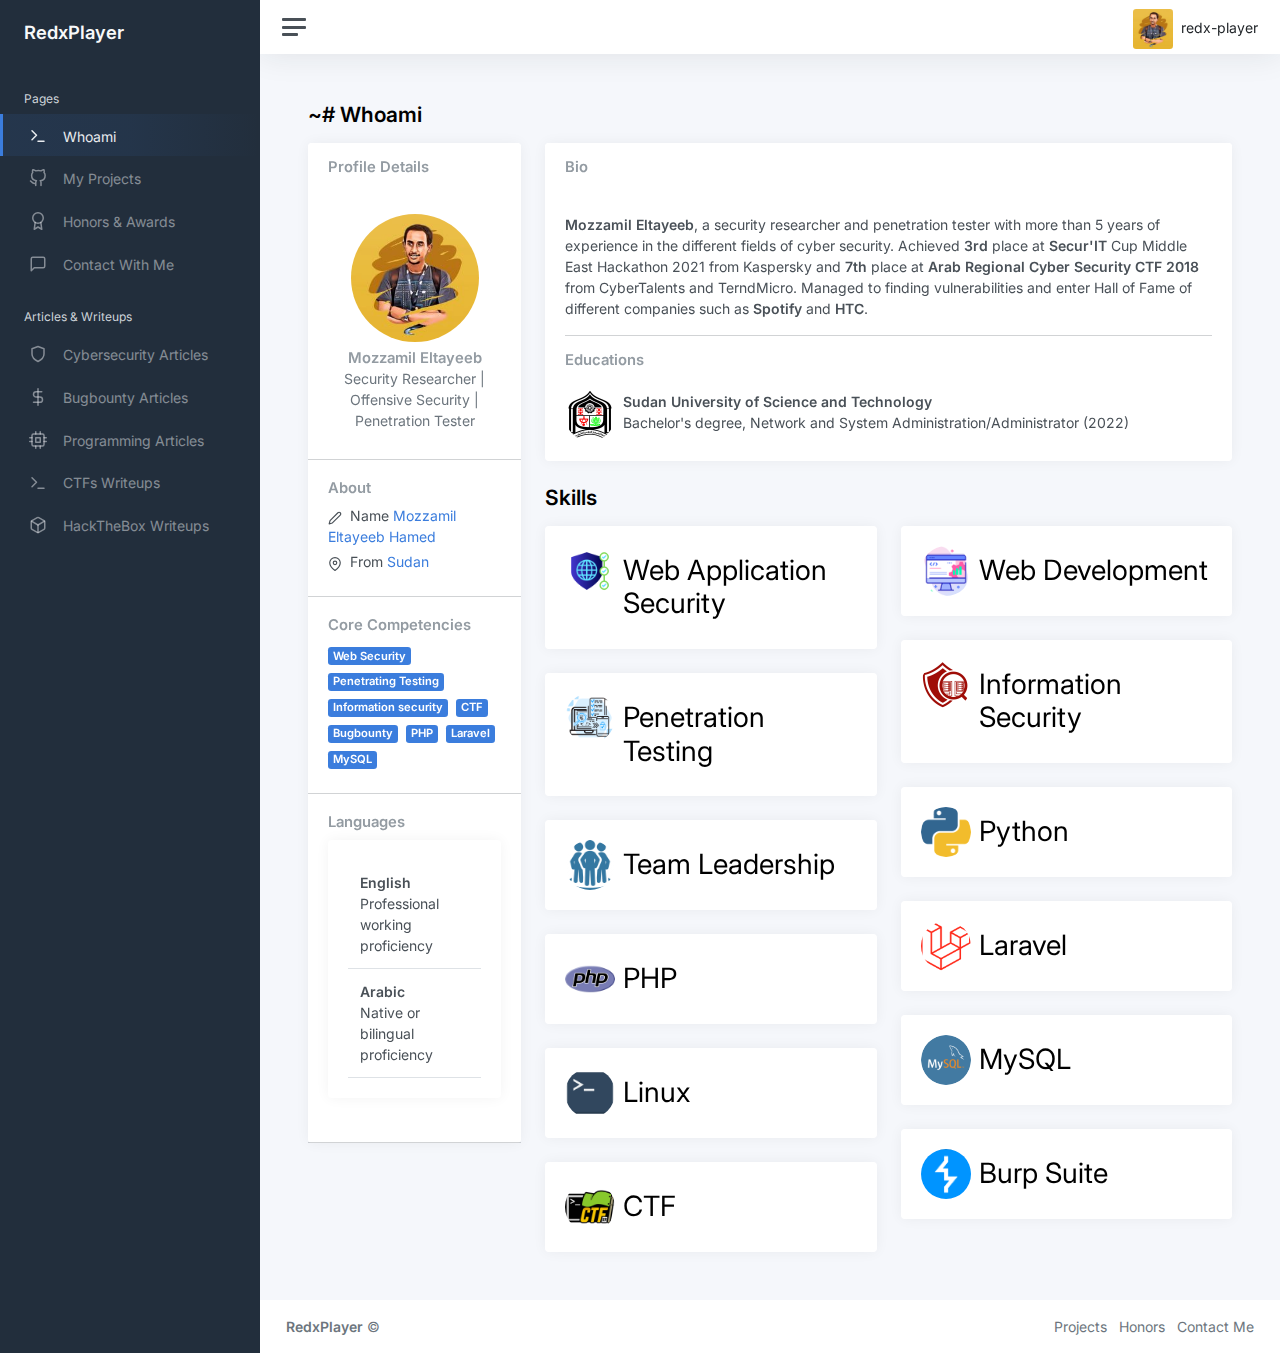
<file: index.html>
<!DOCTYPE html>
<html lang="en">

<head>
	<meta charset="utf-8">
	<meta http-equiv="X-UA-Compatible" content="IE=edge">
	<meta name="viewport" content="width=device-width, initial-scale=1, shrink-to-fit=no">
	<meta name="description" content="redx-player profile website">
	<meta name="author" content="AdminKit">
	<meta name="keywords"
		content="redx, bootstrap, bootstrap 5, redxplayer, dashboard, template, responsive, css, sass, html, theme, front-end, redx-player, web">

	<link rel="preconnect" href="https://fonts.gstatic.com">

	<link rel="canonical" href="RedxPlayer Website" />
	<!-- Global site tag (gtag.js) - Google Analytics -->
	<script async src="https://www.googletagmanager.com/gtag/js?id=G-32JQV6GCSP"></script>
	<script>
	  window.dataLayer = window.dataLayer || [];
	  function gtag(){dataLayer.push(arguments);}
	  gtag('js', new Date());

	  gtag('config', 'G-32JQV6GCSP');
	</script>

	<title>RedxPlayer</title>

	<link href="css/app.css" rel="stylesheet">
	<link href="https://fonts.googleapis.com/css2?family=Inter:wght@300;400;600&display=swap" rel="stylesheet">
</head>

<body>
	<div class="wrapper">
		<nav id="sidebar" class="sidebar js-sidebar">
			<div class="sidebar-content js-simplebar">
				<a class="sidebar-brand" href="index.html">
					<span class="align-middle">RedxPlayer</span>
				</a>

				<ul class="sidebar-nav">
					<li class="sidebar-header">
						Pages
					</li>

					<li class="sidebar-item active">
						<a class="sidebar-link" href="index.html">
							<i class="align-middle" data-feather="terminal"></i> <span
								class="align-middle">Whoami</span>
						</a>
					</li>

					<li class="sidebar-item">
						<a class="sidebar-link" href="projects.html">
							<i class="align-middle" data-feather="github"></i> <span class="align-middle">My
								Projects</span>
						</a>
					</li>

					<li class="sidebar-item">
						<a class="sidebar-link" href="honors.html">
							<i class="align-middle" data-feather="award"></i> <span class="align-middle">Honors &
								Awards</span>
						</a>
					</li>

					<li class="sidebar-item">
						<a class="sidebar-link" href="contact_with_me.html">
							<i class="align-middle" data-feather="message-square"></i> <span
								class="align-middle">Contact With Me</span>
						</a>
					</li>

					<li class="sidebar-header">
						Articles & Writeups
					</li>

					<li class="sidebar-item">
						<a class="sidebar-link" href="cybersecurity_articals.html">
							<i class="align-middle" data-feather="shield"></i> <span class="align-middle">Cybersecurity
								Articles</span>
						</a>
					</li>

					<li class="sidebar-item">
						<a class="sidebar-link" href="bugbounty_articals.html">
							<i class="align-middle" data-feather="dollar-sign"></i> <span class="align-middle">Bugbounty
								Articles</span>
						</a>
					</li>

					<li class="sidebar-item">
						<a class="sidebar-link" href="programming_articals.html">
							<i class="align-middle" data-feather="cpu"></i> <span class="align-middle">Programming
								Articles</span>
						</a>
					</li>

					<li class="sidebar-item">
						<a class="sidebar-link" href="ctfs_writeups.html">
							<i class="align-middle" data-feather="terminal"></i> <span class="align-middle">CTFs
								Writeups</span>
						</a>
					</li>

					<li class="sidebar-item">
						<a class="sidebar-link" href="hackthebox_writeups.html">
							<i class="align-middle" data-feather="box"></i> <span class="align-middle">HackTheBox
								Writeups</span>
						</a>
					</li>

				</ul>
			</div>
		</nav>

		<div class="main">
			<nav class="navbar navbar-expand navbar-light navbar-bg">
				<a class="sidebar-toggle js-sidebar-toggle">
					<i class="hamburger align-self-center"></i>
				</a>

				<div class="navbar-collapse collapse">
					<ul class="navbar-nav navbar-align">
						<li class="nav-item dropdown">
							<a class="nav-icon dropdown-toggle d-inline-block d-sm-none" href="#"
								data-bs-toggle="dropdown">
								<i class="align-middle" data-feather="settings"></i>
							</a>

							<img src="img/avatars/avatar.jpg" class="avatar img-fluid rounded me-1"
								alt="Charles Hall" /> <span class="text-dark">redx-player</span>
						</li>
					</ul>
				</div>
			</nav>

			<main class="content">
				<div class="container-fluid p-0">

					<h1 class="h3 mb-3"><strong>~# Whoami</strong></h1>

					<div class="row">
						<div class="col-md-4 col-xl-3">
							<div class="card mb-3">
								<div class="card-header">
									<h5 class="card-title mb-0">Profile Details</h5>
								</div>
								<div class="card-body text-center">
									<img src="img/avatars/avatar.jpg" alt="Christina Mason"
										class="img-fluid rounded-circle mb-2" width="128" height="128" />
									<h5 class="card-title mb-0">Mozzamil Eltayeeb</h5>
									<div class="text-muted mb-2">Security Researcher | Offensive Security | Penetration
										Tester</div>
								</div>
								<hr class="my-0" />
								<div class="card-body">
									<h5 class="h6 card-title">About</h5>
									<ul class="list-unstyled mb-0">
										<li class="mb-1"><span data-feather="edit-2" class="feather-sm me-1"></span>
											Name <a href="#">Mozzamil Eltayeeb Hamed</a></li>
										<li class="mb-1"><span data-feather="map-pin" class="feather-sm me-1"></span>
											From <a href="#">Sudan</a></li>
									</ul>
								</div>
								<hr class="my-0" />
								<div class="card-body">
									<h5 class="h6 card-title">Core Competencies</h5>
									<a href="#" class="badge bg-primary me-1 my-1">Web Security</a>
									<a href="#" class="badge bg-primary me-1 my-1">Penetrating Testing</a>
									<a href="#" class="badge bg-primary me-1 my-1">Information security</a>
									<a href="#" class="badge bg-primary me-1 my-1">CTF</a>
									<a href="#" class="badge bg-primary me-1 my-1">Bugbounty</a>
									<a href="#" class="badge bg-primary me-1 my-1">PHP</a>
									<a href="#" class="badge bg-primary me-1 my-1">Laravel</a>
									<a href="#" class="badge bg-primary me-1 my-1">MySQL</a>
								</div>
								<hr class="my-0" />
								<div class="card-body">
									<h5 class="h6 card-title">Languages</h5>
									<div class="card flex-fill w-100">
										<div class="card-body d-flex">
											<div class="align-self-center w-100">
												<table class="table mb-0">
													<tbody>
														<tr>
															<td><i class="fas fa-circle text-primary fa-fw"></i>
																<strong>English</strong><br>Professional working
																proficiency
															</td>

														</tr>
														<tr>
															<td><i class="fas fa-circle text-warning fa-fw"></i>
																<strong>Arabic</strong><br>Native or bilingual
																proficiency
															</td>
													</tbody>
												</table>
											</div>
										</div>
									</div>


								</div>
								<hr class="my-0" />
							</div>
						</div>

						<div class="col-md-8 col-xl-9">
							<div class="card">
								<div class="card-header">

									<h5 class="card-title mb-0">Bio</h5>
								</div>
								<div class="card-body h-100">
									<div class="d-flex align-items-start">
										<div class="flex-grow-1">
											<strong>Mozzamil Eltayeeb</strong>, a security researcher and penetration
											tester with more than 5 years of experience in the different fields of cyber
											security. Achieved <strong>3rd</strong> place at <strong>Secur'IT</strong>
											Cup Middle East Hackathon 2021 from Kaspersky and <strong>7th</strong> place
											at <strong>Arab Regional Cyber Security CTF 2018</strong> from CyberTalents
											and TerndMicro. Managed to finding vulnerabilities and enter Hall of Fame of
											different companies such as <strong>Spotify</strong> and
											<strong>HTC</strong>.

										</div>
									</div>
									<hr />
									<h5 class="card-title mb-0">Educations</h5><br>
									<div class="d-flex align-items-start">
										<img src="img/avatars/sust_icon.png" width="50" height="50"
											class="rounded-circle me-2" alt="Charles Hall">
										<div class="flex-grow-1">
											<strong>Sudan University of Science and Technology</strong><br>
											Bachelor's degree, Network and System Administration/Administrator (2022)

										</div>
									</div>
								</div>
							</div>

							<!-- Start Skills section -->
							<h1 class="h3 mb-3"><strong>Skills</strong></h1>
							<div class="row">
								<div class="col-sm-6">
									<div class="card">
										<div class="card-body">
											<div class="row">
												<div class="d-flex align-items-start">
													<img src="img/avatars/webappsec.png" class="rounded-circle me-2"
														alt="Charles Hall" width="50" height="50">
													<div class="flex-grow-1 mt-2">
														<strong>
															<h1>Web Application Security</h1>
														</strong>
													</div>
												</div>
											</div>
										</div>
									</div>
									<div class="card">
										<div class="card-body">
											<div class="row">
												<div class="d-flex align-items-start">
													<img src="img/avatars/pentest.png" class="rounded-circle me-2"
														alt="Charles Hall" width="50" height="50">
													<div class="flex-grow-1 mt-2">
														<strong>
															<h1>Penetration Testing</h1>
														</strong>
													</div>
												</div>
											</div>
										</div>
									</div>
									<div class="card">
										<div class="card-body">
											<div class="row">
												<div class="d-flex align-items-start">
													<img src="img/avatars/teamleadership.png"
														class="rounded-circle me-2" alt="Charles Hall" width="50"
														height="50">
													<div class="flex-grow-1 mt-2">
														<strong>
															<h1>Team Leadership</h1>
														</strong>
													</div>
												</div>
											</div>
										</div>
									</div>
									<div class="card">
										<div class="card-body">
											<div class="row">
												<div class="d-flex align-items-start">
													<img src="img/avatars/php.png" class="rounded-circle me-2"
														alt="Charles Hall" width="50" height="50">
													<div class="flex-grow-1 mt-2">
														<strong>
															<h1>PHP</h1>
														</strong>
													</div>
												</div>
											</div>
										</div>
									</div>
									<div class="card">
										<div class="card-body">
											<div class="row">
												<div class="d-flex align-items-start">
													<img src="img/avatars/terminal-icon.png" class="rounded-circle me-2"
														alt="Charles Hall" width="50" height="50">
													<div class="flex-grow-1 mt-2">
														<strong>
															<h1>Linux</h1>
														</strong>
													</div>
												</div>
											</div>
										</div>
									</div>
									<div class="card">
										<div class="card-body">
											<div class="row">
												<div class="d-flex align-items-start">
													<img src="img/avatars/ctf.png" class="rounded-circle me-2"
														alt="Charles Hall" width="50" height="50">
													<div class="flex-grow-1 mt-2">
														<strong>
															<h1>CTF</h1>
														</strong>
													</div>
												</div>
											</div>
										</div>
									</div>
									<!-- 
										
									
									
									 -->

								</div>
								<div class="col-sm-6">
									<div class="card">
										<div class="card-body">
											<div class="row">
												<div class="d-flex align-items-start">
													<img src="img/avatars/webdev.png" class="rounded-circle me-2"
														alt="Charles Hall" width="50" height="50">
													<div class="flex-grow-1 mt-2">
														<strong>
															<h1>Web Development</h1>
														</strong>
													</div>
												</div>
											</div>
										</div>
									</div>
									<div class="card">
										<div class="card-body">
											<div class="row">
												<div class="d-flex align-items-start">
													<img src="img/avatars/informationsec.png"
														class="rounded-circle me-2" alt="Charles Hall" width="50"
														height="50">
													<div class="flex-grow-1 mt-2">
														<strong>
															<h1>Information Security</h1>
														</strong>
													</div>
												</div>
											</div>
										</div>
									</div>
									<div class="card">
										<div class="card-body">
											<div class="row">
												<div class="d-flex align-items-start">
													<img src="img/avatars/python.png" class="rounded-circle me-2"
														alt="Charles Hall" width="50" height="50">
													<div class="flex-grow-1 mt-2">
														<strong>
															<h1>Python</h1>
														</strong>
													</div>
												</div>
											</div>
										</div>
									</div>
									<div class="card">
										<div class="card-body">
											<div class="row">
												<div class="d-flex align-items-start">
													<img src="img/avatars/laravel.png" class="rounded-circle me-2"
														alt="Charles Hall" width="50" height="50">
													<div class="flex-grow-1 mt-2">
														<strong>
															<h1>Laravel</h1>
														</strong>
													</div>
												</div>
											</div>
										</div>
									</div>
									<div class="card">
										<div class="card-body">
											<div class="row">
												<div class="d-flex align-items-start">
													<img src="img/avatars/mysql.png" class="rounded-circle me-2"
														alt="Charles Hall" width="50" height="50">
													<div class="flex-grow-1 mt-2">
														<strong>
															<h1>MySQL</h1>
														</strong>
													</div>
												</div>
											</div>
										</div>
									</div>
									<div class="card">
										<div class="card-body">
											<div class="row">
												<div class="d-flex align-items-start">
													<img src="img/avatars/burpsuite.png" class="rounded-circle me-2"
														alt="Charles Hall" width="50" height="50">
													<div class="flex-grow-1 mt-2">
														<strong>
															<h1>Burp Suite</h1>
														</strong>
													</div>
												</div>
											</div>
										</div>
									</div>
								</div>
							</div>

						</div>
					</div>
					<!-- End of prfile header -->
				</div>
			</main>

			<footer class="footer">
				<div class="container-fluid">
					<div class="row text-muted">
						<div class="col-6 text-start">
							<p class="mb-0">
									<strong>RedxPlayer</strong> &copy;
							</p>
						</div>
						<div class="col-6 text-end">
							<ul class="list-inline">
                                <li class="list-inline-item">
                                    <a class="text-muted" href="projects.html" target="_blank">Projects</a>
                                </li>
                                <li class="list-inline-item">
                                    <a class="text-muted" href="honors.html" target="_blank">Honors</a>
                                </li>
                                <li class="list-inline-item">
                                    <a class="text-muted" href="contact_with_me.html" target="_blank">Contact Me</a>
                                </li>
                            </ul>
						</div>
					</div>
				</div>
			</footer>
		</div>
	</div>
</body>
	<script src="js/app.js"></script>

</html>
</file>
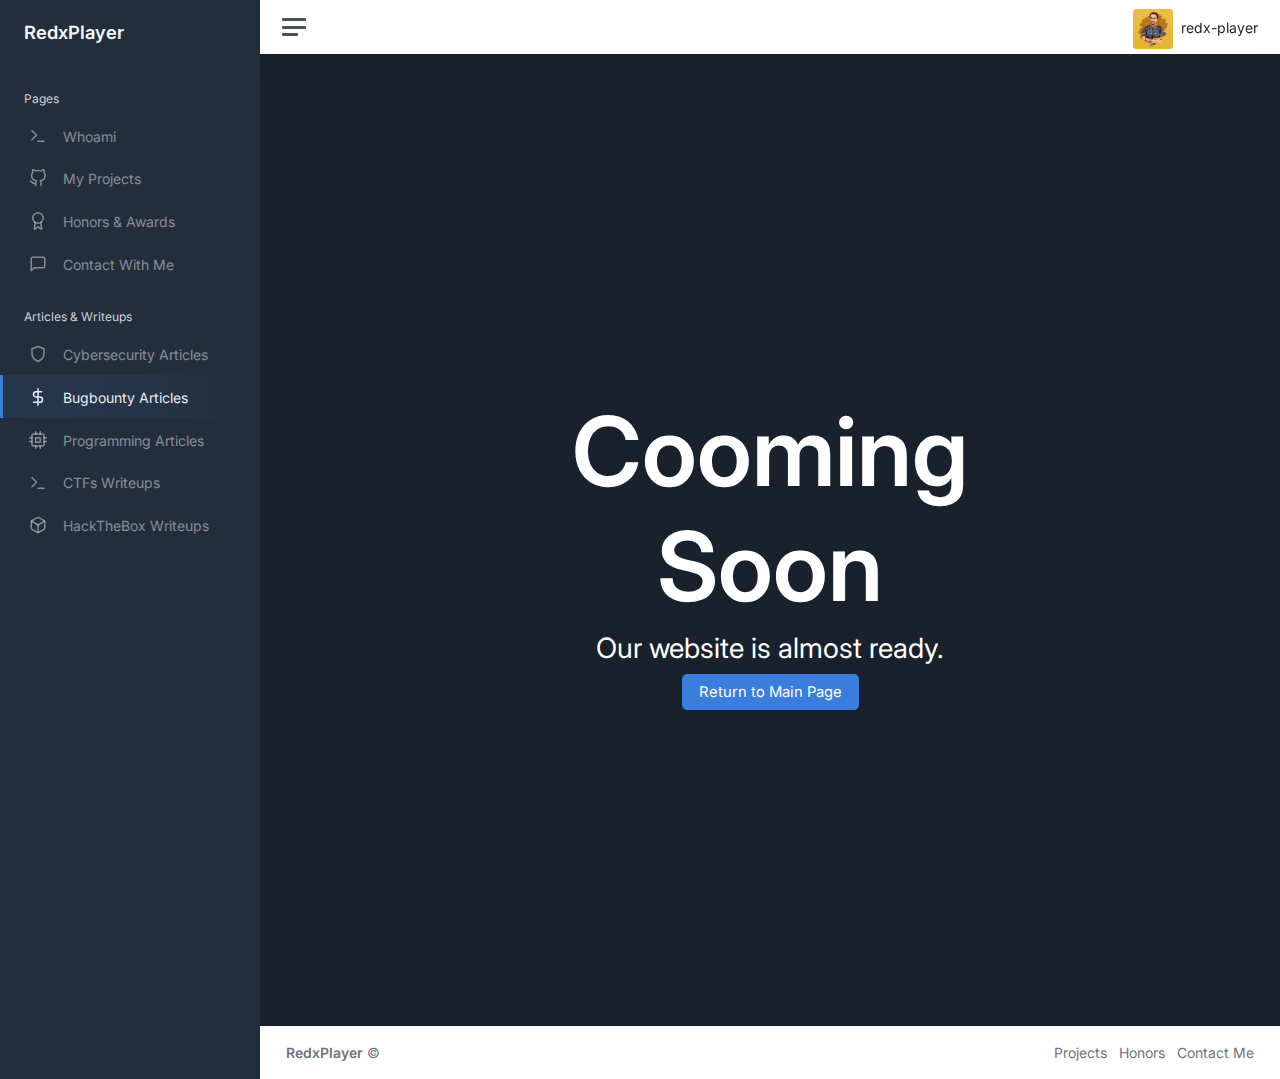
<file: bugbounty_articals.html>
<!DOCTYPE html>
<html lang="en">

<head>
    <meta charset="utf-8">
    <meta http-equiv="X-UA-Compatible" content="IE=edge">
    <meta name="viewport" content="width=device-width, initial-scale=1, shrink-to-fit=no">
    <meta name="description" content="redx-player profile website">
    <meta name="author" content="AdminKit">
    <meta name="keywords"
        content="redx, bootstrap, bootstrap 5, redxplayer, dashboard, template, responsive, css, sass, html, theme, front-end, redx-player, web">

    <link rel="preconnect" href="https://fonts.gstatic.com">

    <link rel="canonical" href="RedxPlayer Website" />
    <!-- Global site tag (gtag.js) - Google Analytics -->
    <script async src="https://www.googletagmanager.com/gtag/js?id=G-32JQV6GCSP"></script>
    <script>
      window.dataLayer = window.dataLayer || [];
      function gtag(){dataLayer.push(arguments);}
      gtag('js', new Date());

      gtag('config', 'G-32JQV6GCSP');
    </script>

    <title>RedxPlayer - Bugbounty Articals</title>
    <link href="css/app.css" rel="stylesheet">
    <link href="https://fonts.googleapis.com/css2?family=Inter:wght@300;400;600&display=swap" rel="stylesheet">
</head>

<body>
    <div class="wrapper">
        <nav id="sidebar" class="sidebar js-sidebar">
            <div class="sidebar-content js-simplebar">
                <a class="sidebar-brand" href="index.html">
                    <span class="align-middle">RedxPlayer</span>
                </a>

                <ul class="sidebar-nav">
                    <li class="sidebar-header">
                        Pages
                    </li>

                    <li class="sidebar-item">
                        <a class="sidebar-link" href="index.html">
                            <i class="align-middle" data-feather="terminal"></i> <span
                                class="align-middle">Whoami</span>
                        </a>
                    </li>

                    <li class="sidebar-item">
                        <a class="sidebar-link" href="projects.html">
                            <i class="align-middle" data-feather="github"></i> <span class="align-middle">My
                                Projects</span>
                        </a>
                    </li>

                    <li class="sidebar-item">
                        <a class="sidebar-link" href="honors.html">
                            <i class="align-middle" data-feather="award"></i> <span class="align-middle">Honors &
                                Awards</span>
                        </a>
                    </li>

                    <li class="sidebar-item">
                        <a class="sidebar-link" href="contact_with_me.html">
                            <i class="align-middle" data-feather="message-square"></i> <span
                                class="align-middle">Contact With Me</span>
                        </a>
                    </li>

                    <li class="sidebar-header">
                        Articles & Writeups
                    </li>

                    <li class="sidebar-item">
                        <a class="sidebar-link" href="cybersecurity_articals.html">
                            <i class="align-middle" data-feather="shield"></i> <span class="align-middle">Cybersecurity
                                Articles</span>
                        </a>
                    </li>

                    <li class="sidebar-item active">
                        <a class="sidebar-link" href="bugbounty_articals.html">
                            <i class="align-middle" data-feather="dollar-sign"></i> <span class="align-middle">Bugbounty
                                Articles</span>
                        </a>
                    </li>

                    <li class="sidebar-item">
                        <a class="sidebar-link" href="programming_articals.html">
                            <i class="align-middle" data-feather="cpu"></i> <span class="align-middle">Programming
                                Articles</span>
                        </a>
                    </li>

                    <li class="sidebar-item">
                        <a class="sidebar-link" href="ctfs_writeups.html">
                            <i class="align-middle" data-feather="terminal"></i> <span class="align-middle">CTFs
                                Writeups</span>
                        </a>
                    </li>

                    <li class="sidebar-item">
                        <a class="sidebar-link" href="hackthebox_writeups.html">
                            <i class="align-middle" data-feather="box"></i> <span class="align-middle">HackTheBox
                                Writeups</span>
                        </a>
                    </li>

                </ul>
            </div>
        </nav>

        <div class="main background">
            <nav class="navbar navbar-expand navbar-light navbar-bg">
                <a class="sidebar-toggle js-sidebar-toggle">
                    <i class="hamburger align-self-center"></i>
                </a>

                <div class="navbar-collapse collapse">
                    <ul class="navbar-nav navbar-align">
                        <li class="nav-item dropdown">
                            <a class="nav-icon dropdown-toggle d-inline-block d-sm-none" href="#"
                                data-bs-toggle="dropdown">
                                <i class="align-middle" data-feather="settings"></i>
                            </a>

                            <img src="img/avatars/avatar.jpg" class="avatar img-fluid rounded me-1"
                                alt="Charles Hall" /> <span class="text-dark">redx-player</span>
                        </li>
                    </ul>
                </div>
            </nav>

            <main class="content">
                <div class="container-fluid p-0">
                    <div class="row vh-100">
                        <div class="col-sm-10 col-md-8 col-lg-6 mx-auto d-table h-100">
                            <div class="d-table-cell align-middle">
                                <div class="text-center">
                                    <h1 class="display-1 font-weight-bold text-white"><strong>Cooming Soon</strong></h1>
                                    <p class="h1 text-white">Our website is almost ready.</p>
                                    <a href="index.html" class="btn btn-primary btn-lg">Return to Main Page</a>
                                </div>

                            </div>
                        </div>
                    </div>
                    <!-- <span class="text-white"><h1><strong>Our website is almost ready.<strong></h1></span> -->
                    <!-- End of prfile header -->
                </div>
            </main>

            <footer class="footer">
                <div class="container-fluid">
                    <div class="row text-muted">
                        <div class="col-6 text-start">
                            <p class="mb-0">
                                <strong>RedxPlayer</strong> &copy;
                            </p>
                        </div>
                        <div class="col-6 text-end">
                            <ul class="list-inline">
                                <li class="list-inline-item">
                                    <a class="text-muted" href="projects.html" target="_blank">Projects</a>
                                </li>
                                <li class="list-inline-item">
                                    <a class="text-muted" href="honors.html" target="_blank">Honors</a>
                                </li>
                                <li class="list-inline-item">
                                    <a class="text-muted" href="contact_with_me.html" target="_blank">Contact Me</a>
                                </li>
                            </ul>
                        </div>
                    </div>
                </div>
            </footer>
        </div>
    </div>
</body>
<style>
    .main {
        background-color: #19222c;
    }

</style>
<script src="js/app.js"></script>
</html>
</file>
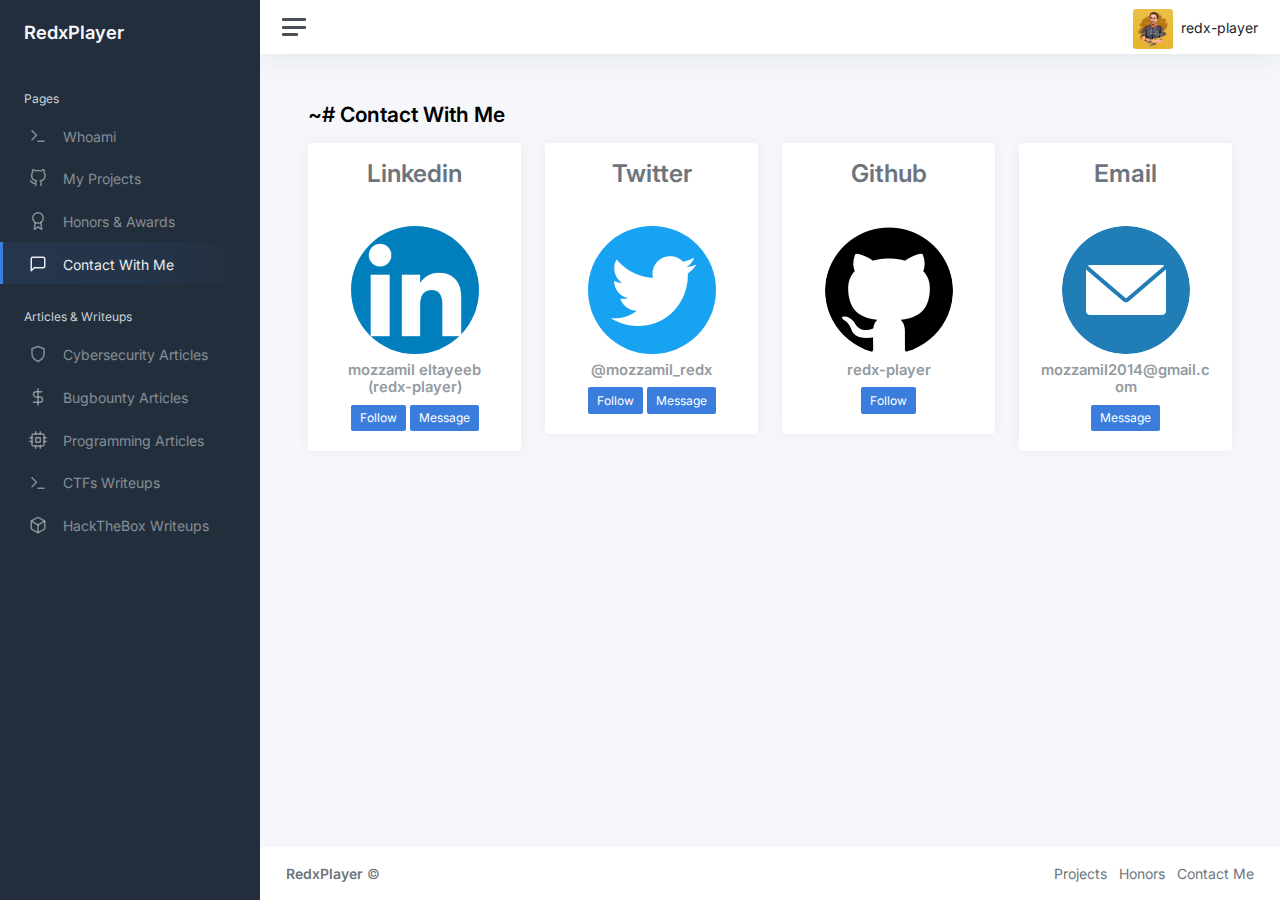
<file: contact_with_me.html>
<!DOCTYPE html>
<html lang="en">

<head>
    <meta charset="utf-8">
    <meta http-equiv="X-UA-Compatible" content="IE=edge">
    <meta name="viewport" content="width=device-width, initial-scale=1, shrink-to-fit=no">
    <meta name="description" content="redx-player profile website">
    <meta name="author" content="AdminKit">
    <meta name="keywords"
        content="redx, bootstrap, bootstrap 5, redxplayer, dashboard, template, responsive, css, sass, html, theme, front-end, redx-player, web">

    <link rel="preconnect" href="https://fonts.gstatic.com">

    <link rel="canonical" href="RedxPlayer Website" />
    <!-- Global site tag (gtag.js) - Google Analytics -->
	<script async src="https://www.googletagmanager.com/gtag/js?id=G-32JQV6GCSP"></script>
	<script>
	  window.dataLayer = window.dataLayer || [];
	  function gtag(){dataLayer.push(arguments);}
	  gtag('js', new Date());

	  gtag('config', 'G-32JQV6GCSP');
	</script>

    <title>RedxPlayer - Contact Me</title>
    <link href="css/app.css" rel="stylesheet">
    <link href="https://fonts.googleapis.com/css2?family=Inter:wght@300;400;600&display=swap" rel="stylesheet">
</head>

<body>
    <div class="wrapper">
        <nav id="sidebar" class="sidebar js-sidebar">
            <div class="sidebar-content js-simplebar">
                <a class="sidebar-brand" href="index.html">
                    <span class="align-middle">RedxPlayer</span>
                </a>

                <ul class="sidebar-nav">
                    <li class="sidebar-header">
                        Pages
                    </li>

                    <li class="sidebar-item">
                        <a class="sidebar-link" href="index.html">
                            <i class="align-middle" data-feather="terminal"></i> <span
                                class="align-middle">Whoami</span>
                        </a>
                    </li>

                    <li class="sidebar-item">
                        <a class="sidebar-link" href="projects.html">
                            <i class="align-middle" data-feather="github"></i> <span class="align-middle">My
                                Projects</span>
                        </a>
                    </li>

                    <li class="sidebar-item">
                        <a class="sidebar-link" href="honors.html">
                            <i class="align-middle" data-feather="award"></i> <span class="align-middle">Honors &
                                Awards</span>
                        </a>
                    </li>

                    <li class="sidebar-item active">
                        <a class="sidebar-link" href="contact_with_me.html">
                            <i class="align-middle" data-feather="message-square"></i> <span
                                class="align-middle">Contact With Me</span>
                        </a>
                    </li>

                    <li class="sidebar-header">
                        Articles & Writeups
                    </li>

                    <li class="sidebar-item">
                        <a class="sidebar-link" href="cybersecurity_articals.html">
                            <i class="align-middle" data-feather="shield"></i> <span class="align-middle">Cybersecurity
                                Articles</span>
                        </a>
                    </li>

                    <li class="sidebar-item">
                        <a class="sidebar-link" href="bugbounty_articals.html">
                            <i class="align-middle" data-feather="dollar-sign"></i> <span class="align-middle">Bugbounty
                                Articles</span>
                        </a>
                    </li>

                    <li class="sidebar-item">
                        <a class="sidebar-link" href="programming_articals.html">
                            <i class="align-middle" data-feather="cpu"></i> <span class="align-middle">Programming
                                Articles</span>
                        </a>
                    </li>

                    <li class="sidebar-item">
                        <a class="sidebar-link" href="ctfs_writeups.html">
                            <i class="align-middle" data-feather="terminal"></i> <span class="align-middle">CTFs
                                Writeups</span>
                        </a>
                    </li>

                    <li class="sidebar-item">
                        <a class="sidebar-link" href="hackthebox_writeups.html">
                            <i class="align-middle" data-feather="box"></i> <span class="align-middle">HackTheBox
                                Writeups</span>
                        </a>
                    </li>

                </ul>
            </div>
        </nav>

        <div class="main">
            <nav class="navbar navbar-expand navbar-light navbar-bg">
                <a class="sidebar-toggle js-sidebar-toggle">
                    <i class="hamburger align-self-center"></i>
                </a>

                <div class="navbar-collapse collapse">
                    <ul class="navbar-nav navbar-align">
                        <li class="nav-item dropdown">
                            <a class="nav-icon dropdown-toggle d-inline-block d-sm-none" href="#"
                                data-bs-toggle="dropdown">
                                <i class="align-middle" data-feather="settings"></i>
                            </a>

                            <img src="img/avatars/avatar.jpg" class="avatar img-fluid rounded me-1"
                                alt="Charles Hall" /> <span class="text-dark">redx-player</span>
                        </li>
                    </ul>
                </div>
            </nav>

            <main class="content">
                <div class="container-fluid p-0">

                    <h1 class="h3 mb-3"><strong>~# Contact With Me </strong></h1>

                    <div class="row">
                        <div class="col-md-4 col-xl-3">
							<div class="card mb-3">
								<div class="card-header text-center">
									<h2 class="text-secondary mb-0"><strong>Linkedin</strong></h2>
								</div>
								<div class="card-body text-center">
									<img src="img/avatars/linkedin.png" alt="Christina Mason" class="img-fluid rounded-circle mb-2" width="128" height="128">
									<h5 class="card-title mb-0">mozzamil eltayeeb (redx-player)</h5>
									<div class="mt-2">
										<a class="btn btn-primary btn-sm" href="https://www.linkedin.com/in/mozzamil-eltayeeb/" target="_blank">Follow</a>
                                        <a class="btn btn-primary btn-sm" href="https://www.linkedin.com/in/mozzamil-eltayeeb/" target="_blank">Message</a>
									</div>
								</div>
							</div>
						</div>

                        <div class="col-md-4 col-xl-3">
							<div class="card mb-3">
								<div class="card-header text-center">
									<h2 class="text-secondary mb-0"><strong>Twitter</strong></h2>
								</div>
								<div class="card-body text-center">
									<img src="img/avatars/twitter.png" alt="Christina Mason" class="img-fluid rounded-circle mb-2" width="128" height="128">
									<h5 class="card-title mb-0">@mozzamil_redx</h5>
									<div class="mt-2">
										<a class="btn btn-primary btn-sm" href="https://twitter.com/mozzamil_redx" target="_blank">Follow</a>
                                        <a class="btn btn-primary btn-sm" href="https://twitter.com/mozzamil_redx" target="_blank">Message</a>
									</div>
								</div>
							</div>
						</div>

                        <div class="col-md-4 col-xl-3">
							<div class="card mb-3">
								<div class="card-header text-center">
									<h2 class="text-secondary mb-0"><strong>Github</strong></h2>
								</div>
								<div class="card-body text-center">
									<img src="img/avatars/github.png" alt="Christina Mason" class="img-fluid rounded-circle mb-2" width="128" height="128">
									<h5 class="card-title mb-0">redx-player</h5>
									<div class="mt-2">
										<a class="btn btn-primary btn-sm" href="https://github.com/redx-player" target="_blank">Follow</a>
									</div>
								</div>
							</div>
						</div>

                        <div class="col-md-4 col-xl-3">
							<div class="card mb-3">
								<div class="card-header text-center">
									<h2 class="text-secondary mb-0"><strong>Email</strong></h2>
								</div>
								<div class="card-body text-center">
									<img src="img/avatars/email.png" alt="Christina Mason" class="img-fluid rounded-circle mb-2" width="128" height="128">
									<h5 class="card-title mb-0">mozzamil2014@gmail.com</h5>
									<div class="mt-2">
										<a class="btn btn-primary btn-sm" href="mailto: mozzamil2014@gmail.com" target="_blank">Message</a>
									</div>
								</div>
							</div>
						</div>
                    </div>
                    <!-- End of prfile header -->
                </div>
            </main>

            <footer class="footer">
                <div class="container-fluid">
                    <div class="row text-muted">
                        <div class="col-6 text-start">
                            <p class="mb-0">
                                <strong>RedxPlayer</strong> &copy;
                            </p>
                        </div>
                        <div class="col-6 text-end">
                            <ul class="list-inline">
                                <li class="list-inline-item">
                                    <a class="text-muted" href="projects.html" target="_blank">Projects</a>
                                </li>
                                <li class="list-inline-item">
                                    <a class="text-muted" href="honors.html" target="_blank">Honors</a>
                                </li>
                                <li class="list-inline-item">
                                    <a class="text-muted" href="contact_with_me.html" target="_blank">Contact Me</a>
                                </li>
                            </ul>
                        </div>
                    </div>
                </div>
            </footer>
        </div>
    </div>
</body>
<script src="js/app.js"></script>
</html>
</file>
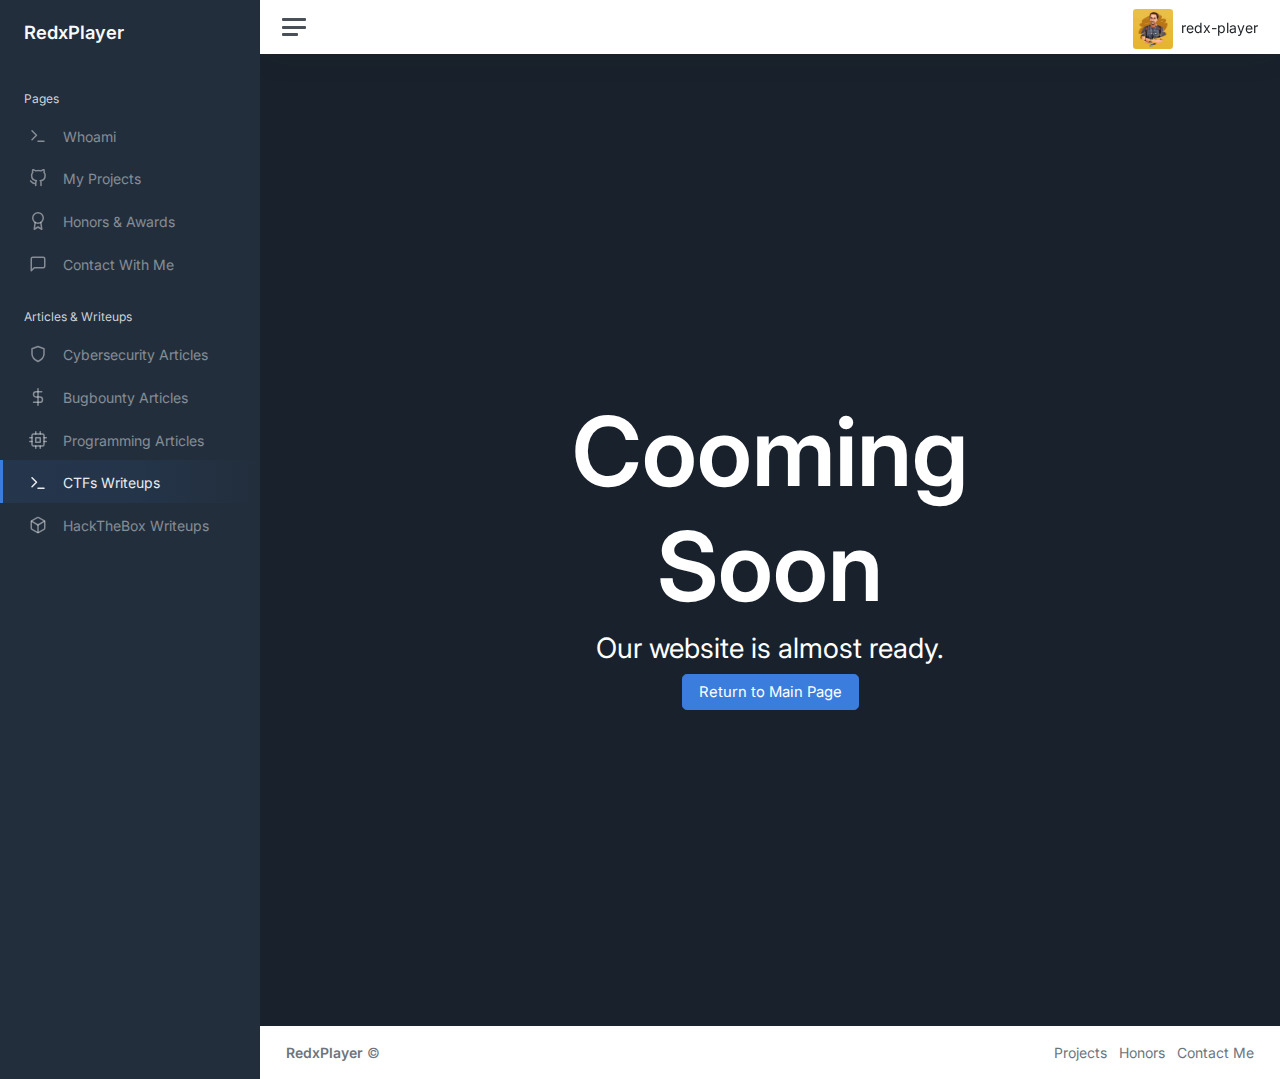
<file: ctfs_writeups.html>
<!DOCTYPE html>
<html lang="en">

<head>
    <meta charset="utf-8">
    <meta http-equiv="X-UA-Compatible" content="IE=edge">
    <meta name="viewport" content="width=device-width, initial-scale=1, shrink-to-fit=no">
    <meta name="description" content="redx-player profile website">
    <meta name="author" content="AdminKit">
    <meta name="keywords"
        content="redx, bootstrap, bootstrap 5, redxplayer, dashboard, template, responsive, css, sass, html, theme, front-end, redx-player, web">

    <link rel="preconnect" href="https://fonts.gstatic.com">

    <link rel="canonical" href="RedxPlayer Website" />
    <!-- Global site tag (gtag.js) - Google Analytics -->
    <script async src="https://www.googletagmanager.com/gtag/js?id=G-32JQV6GCSP"></script>
    <script>
      window.dataLayer = window.dataLayer || [];
      function gtag(){dataLayer.push(arguments);}
      gtag('js', new Date());

      gtag('config', 'G-32JQV6GCSP');
    </script>

    <title>RedxPlayer - CTF Writeups</title>
    <link href="css/app.css" rel="stylesheet">
    <link href="https://fonts.googleapis.com/css2?family=Inter:wght@300;400;600&display=swap" rel="stylesheet">
</head>

<body>
    <div class="wrapper">
        <nav id="sidebar" class="sidebar js-sidebar">
            <div class="sidebar-content js-simplebar">
                <a class="sidebar-brand" href="index.html">
                    <span class="align-middle">RedxPlayer</span>
                </a>

                <ul class="sidebar-nav">
                    <li class="sidebar-header">
                        Pages
                    </li>

                    <li class="sidebar-item">
                        <a class="sidebar-link" href="index.html">
                            <i class="align-middle" data-feather="terminal"></i> <span
                                class="align-middle">Whoami</span>
                        </a>
                    </li>

                    <li class="sidebar-item">
                        <a class="sidebar-link" href="projects.html">
                            <i class="align-middle" data-feather="github"></i> <span class="align-middle">My
                                Projects</span>
                        </a>
                    </li>

                    <li class="sidebar-item">
                        <a class="sidebar-link" href="honors.html">
                            <i class="align-middle" data-feather="award"></i> <span class="align-middle">Honors &
                                Awards</span>
                        </a>
                    </li>

                    <li class="sidebar-item">
                        <a class="sidebar-link" href="contact_with_me.html">
                            <i class="align-middle" data-feather="message-square"></i> <span
                                class="align-middle">Contact With Me</span>
                        </a>
                    </li>

                    <li class="sidebar-header">
                        Articles & Writeups
                    </li>

                    <li class="sidebar-item">
                        <a class="sidebar-link" href="cybersecurity_articals.html">
                            <i class="align-middle" data-feather="shield"></i> <span class="align-middle">Cybersecurity
                                Articles</span>
                        </a>
                    </li>

                    <li class="sidebar-item">
                        <a class="sidebar-link" href="bugbounty_articals.html">
                            <i class="align-middle" data-feather="dollar-sign"></i> <span class="align-middle">Bugbounty
                                Articles</span>
                        </a>
                    </li>

                    <li class="sidebar-item">
                        <a class="sidebar-link" href="programming_articals.html">
                            <i class="align-middle" data-feather="cpu"></i> <span class="align-middle">Programming
                                Articles</span>
                        </a>
                    </li>

                    <li class="sidebar-item active">
                        <a class="sidebar-link" href="ctfs_writeups.html">
                            <i class="align-middle" data-feather="terminal"></i> <span class="align-middle">CTFs
                                Writeups</span>
                        </a>
                    </li>

                    <li class="sidebar-item">
                        <a class="sidebar-link" href="hackthebox_writeups.html">
                            <i class="align-middle" data-feather="box"></i> <span class="align-middle">HackTheBox
                                Writeups</span>
                        </a>
                    </li>

                </ul>
            </div>
        </nav>

        <div class="main background">
            <nav class="navbar navbar-expand navbar-light navbar-bg">
                <a class="sidebar-toggle js-sidebar-toggle">
                    <i class="hamburger align-self-center"></i>
                </a>

                <div class="navbar-collapse collapse">
                    <ul class="navbar-nav navbar-align">
                        <li class="nav-item dropdown">
                            <a class="nav-icon dropdown-toggle d-inline-block d-sm-none" href="#"
                                data-bs-toggle="dropdown">
                                <i class="align-middle" data-feather="settings"></i>
                            </a>

                            <img src="img/avatars/avatar.jpg" class="avatar img-fluid rounded me-1"
                                alt="Charles Hall" /> <span class="text-dark">redx-player</span>
                        </li>
                    </ul>
                </div>
            </nav>

            <main class="content">
                <div class="container-fluid p-0">
                    <div class="row vh-100">
                        <div class="col-sm-10 col-md-8 col-lg-6 mx-auto d-table h-100">
                            <div class="d-table-cell align-middle">
                                <div class="text-center">
                                    <h1 class="display-1 font-weight-bold text-white"><strong>Cooming Soon</strong></h1>
                                    <p class="h1 text-white">Our website is almost ready.</p>
                                    <a href="index.html" class="btn btn-primary btn-lg">Return to Main Page</a>
                                </div>

                            </div>
                        </div>
                    </div>
                    <!-- <span class="text-white"><h1><strong>Our website is almost ready.<strong></h1></span> -->
                    <!-- End of prfile header -->
                </div>
            </main>

            <footer class="footer">
                <div class="container-fluid">
                    <div class="row text-muted">
                        <div class="col-6 text-start">
                            <p class="mb-0">
                                <strong>RedxPlayer</strong> &copy;
                            </p>
                        </div>
                        <div class="col-6 text-end">
                            <ul class="list-inline">
                                <li class="list-inline-item">
                                    <a class="text-muted" href="projects.html" target="_blank">Projects</a>
                                </li>
                                <li class="list-inline-item">
                                    <a class="text-muted" href="honors.html" target="_blank">Honors</a>
                                </li>
                                <li class="list-inline-item">
                                    <a class="text-muted" href="contact_with_me.html" target="_blank">Contact Me</a>
                                </li>
                            </ul>
                        </div>
                    </div>
                </div>
            </footer>
        </div>
    </div>
</body>
<style>
    .main {
        background-color: #19222c;
    }

</style>
<script src="js/app.js"></script>
</html>
</file>
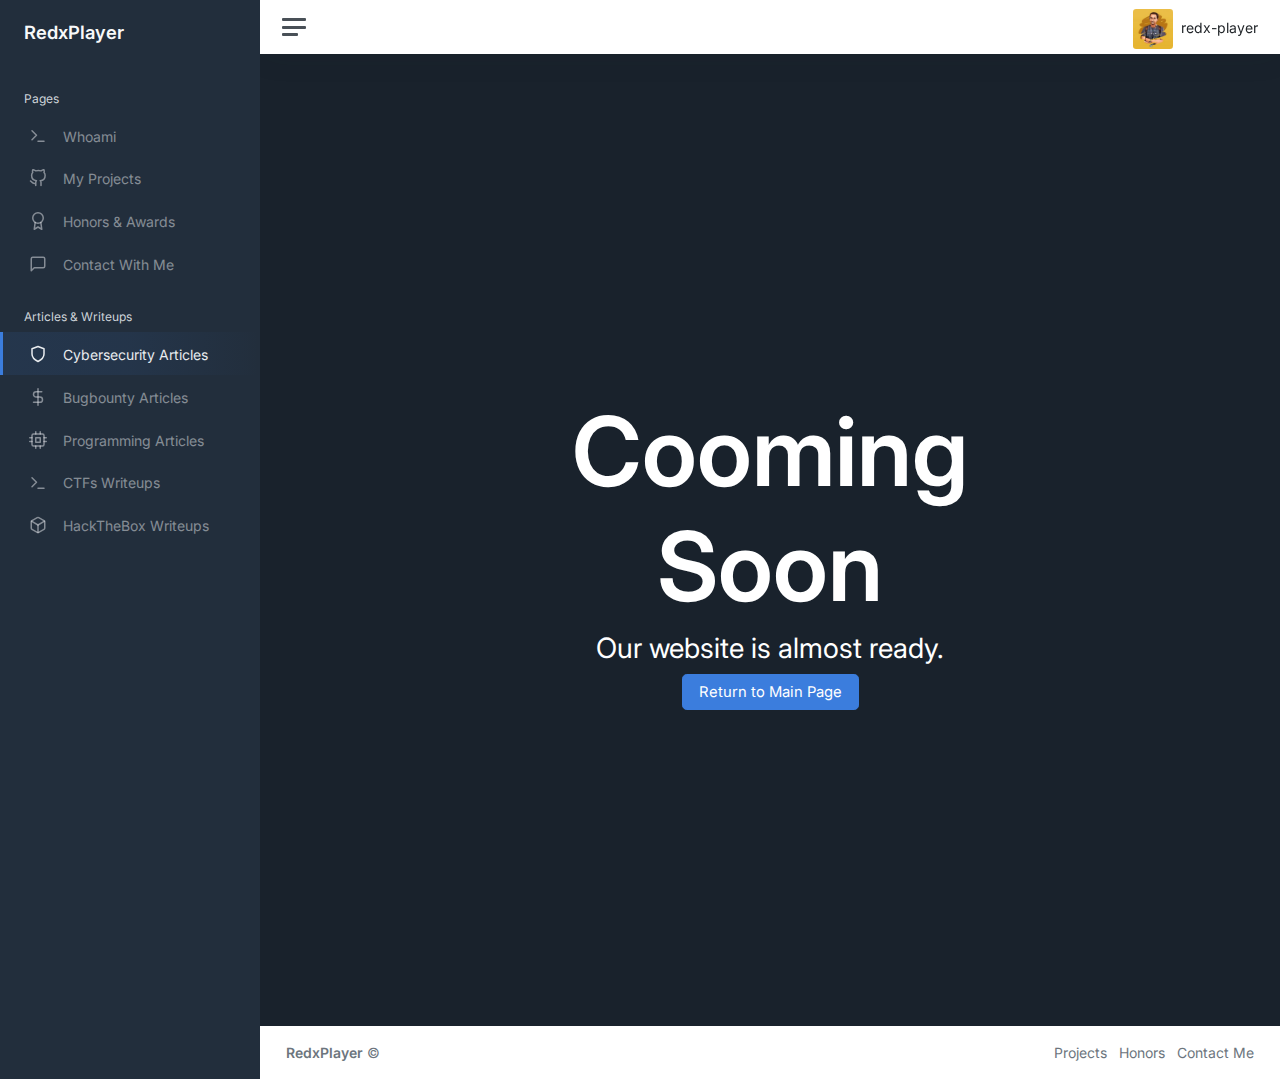
<file: cybersecurity_articals.html>
<!DOCTYPE html>
<html lang="en">

<head>
    <meta charset="utf-8">
    <meta http-equiv="X-UA-Compatible" content="IE=edge">
    <meta name="viewport" content="width=device-width, initial-scale=1, shrink-to-fit=no">
    <meta name="description" content="redx-player profile website">
    <meta name="author" content="AdminKit">
    <meta name="keywords"
        content="redx, bootstrap, bootstrap 5, redxplayer, dashboard, template, responsive, css, sass, html, theme, front-end, redx-player, web">

    <link rel="preconnect" href="https://fonts.gstatic.com">

    <link rel="canonical" href="RedxPlayer Website" />
    <!-- Global site tag (gtag.js) - Google Analytics -->
    <script async src="https://www.googletagmanager.com/gtag/js?id=G-32JQV6GCSP"></script>
    <script>
      window.dataLayer = window.dataLayer || [];
      function gtag(){dataLayer.push(arguments);}
      gtag('js', new Date());

      gtag('config', 'G-32JQV6GCSP');
    </script>

    <title>RedxPlayer - Cybersecurity Articals</title>
    <link href="css/app.css" rel="stylesheet">
    <link href="https://fonts.googleapis.com/css2?family=Inter:wght@300;400;600&display=swap" rel="stylesheet">
</head>

<body>
    <div class="wrapper">
        <nav id="sidebar" class="sidebar js-sidebar">
            <div class="sidebar-content js-simplebar">
                <a class="sidebar-brand" href="index.html">
                    <span class="align-middle">RedxPlayer</span>
                </a>

                <ul class="sidebar-nav">
                    <li class="sidebar-header">
                        Pages
                    </li>

                    <li class="sidebar-item">
                        <a class="sidebar-link" href="index.html">
                            <i class="align-middle" data-feather="terminal"></i> <span
                                class="align-middle">Whoami</span>
                        </a>
                    </li>

                    <li class="sidebar-item">
                        <a class="sidebar-link" href="projects.html">
                            <i class="align-middle" data-feather="github"></i> <span class="align-middle">My
                                Projects</span>
                        </a>
                    </li>

                    <li class="sidebar-item">
                        <a class="sidebar-link" href="honors.html">
                            <i class="align-middle" data-feather="award"></i> <span class="align-middle">Honors &
                                Awards</span>
                        </a>
                    </li>

                    <li class="sidebar-item">
                        <a class="sidebar-link" href="contact_with_me.html">
                            <i class="align-middle" data-feather="message-square"></i> <span
                                class="align-middle">Contact With Me</span>
                        </a>
                    </li>

                    <li class="sidebar-header">
                        Articles & Writeups
                    </li>

                    <li class="sidebar-item active">
                        <a class="sidebar-link" href="cybersecurity_articals.html">
                            <i class="align-middle" data-feather="shield"></i> <span class="align-middle">Cybersecurity
                                Articles</span>
                        </a>
                    </li>

                    <li class="sidebar-item">
                        <a class="sidebar-link" href="bugbounty_articals.html">
                            <i class="align-middle" data-feather="dollar-sign"></i> <span class="align-middle">Bugbounty
                                Articles</span>
                        </a>
                    </li>

                    <li class="sidebar-item">
                        <a class="sidebar-link" href="programming_articals.html">
                            <i class="align-middle" data-feather="cpu"></i> <span class="align-middle">Programming
                                Articles</span>
                        </a>
                    </li>

                    <li class="sidebar-item">
                        <a class="sidebar-link" href="ctfs_writeups.html">
                            <i class="align-middle" data-feather="terminal"></i> <span class="align-middle">CTFs
                                Writeups</span>
                        </a>
                    </li>

                    <li class="sidebar-item">
                        <a class="sidebar-link" href="hackthebox_writeups.html">
                            <i class="align-middle" data-feather="box"></i> <span class="align-middle">HackTheBox
                                Writeups</span>
                        </a>
                    </li>

                </ul>
            </div>
        </nav>

        <div class="main background">
            <nav class="navbar navbar-expand navbar-light navbar-bg">
                <a class="sidebar-toggle js-sidebar-toggle">
                    <i class="hamburger align-self-center"></i>
                </a>

                <div class="navbar-collapse collapse">
                    <ul class="navbar-nav navbar-align">
                        <li class="nav-item dropdown">
                            <a class="nav-icon dropdown-toggle d-inline-block d-sm-none" href="#"
                                data-bs-toggle="dropdown">
                                <i class="align-middle" data-feather="settings"></i>
                            </a>

                            <img src="img/avatars/avatar.jpg" class="avatar img-fluid rounded me-1"
                                alt="Charles Hall" /> <span class="text-dark">redx-player</span>
                        </li>
                    </ul>
                </div>
            </nav>

            <main class="content">
                <div class="container-fluid p-0">
                    <div class="row vh-100">
                        <div class="col-sm-10 col-md-8 col-lg-6 mx-auto d-table h-100">
                            <div class="d-table-cell align-middle">
                                <div class="text-center">
                                    <h1 class="display-1 font-weight-bold text-white"><strong>Cooming Soon</strong></h1>
                                    <p class="h1 text-white">Our website is almost ready.</p>
                                    <a href="index.html" class="btn btn-primary btn-lg">Return to Main Page</a>
                                </div>

                            </div>
                        </div>
                    </div>
                    <!-- <span class="text-white"><h1><strong>Our website is almost ready.<strong></h1></span> -->
                    <!-- End of prfile header -->
                </div>
            </main>

            <footer class="footer">
                <div class="container-fluid">
                    <div class="row text-muted">
                        <div class="col-6 text-start">
                            <p class="mb-0">
                                <strong>RedxPlayer</strong> &copy;
                            </p>
                        </div>
                        <div class="col-6 text-end">
                            <ul class="list-inline">
                                <li class="list-inline-item">
                                    <a class="text-muted" href="projects.html" target="_blank">Projects</a>
                                </li>
                                <li class="list-inline-item">
                                    <a class="text-muted" href="honors.html" target="_blank">Honors</a>
                                </li>
                                <li class="list-inline-item">
                                    <a class="text-muted" href="contact_with_me.html" target="_blank">Contact Me</a>
                                </li>
                            </ul>
                        </div>
                    </div>
                </div>
            </footer>
        </div>
    </div>
</body>
<style>
    .main {
        background-color: #19222c;
    }

</style>
<script src="js/app.js"></script>
</html>
</file>
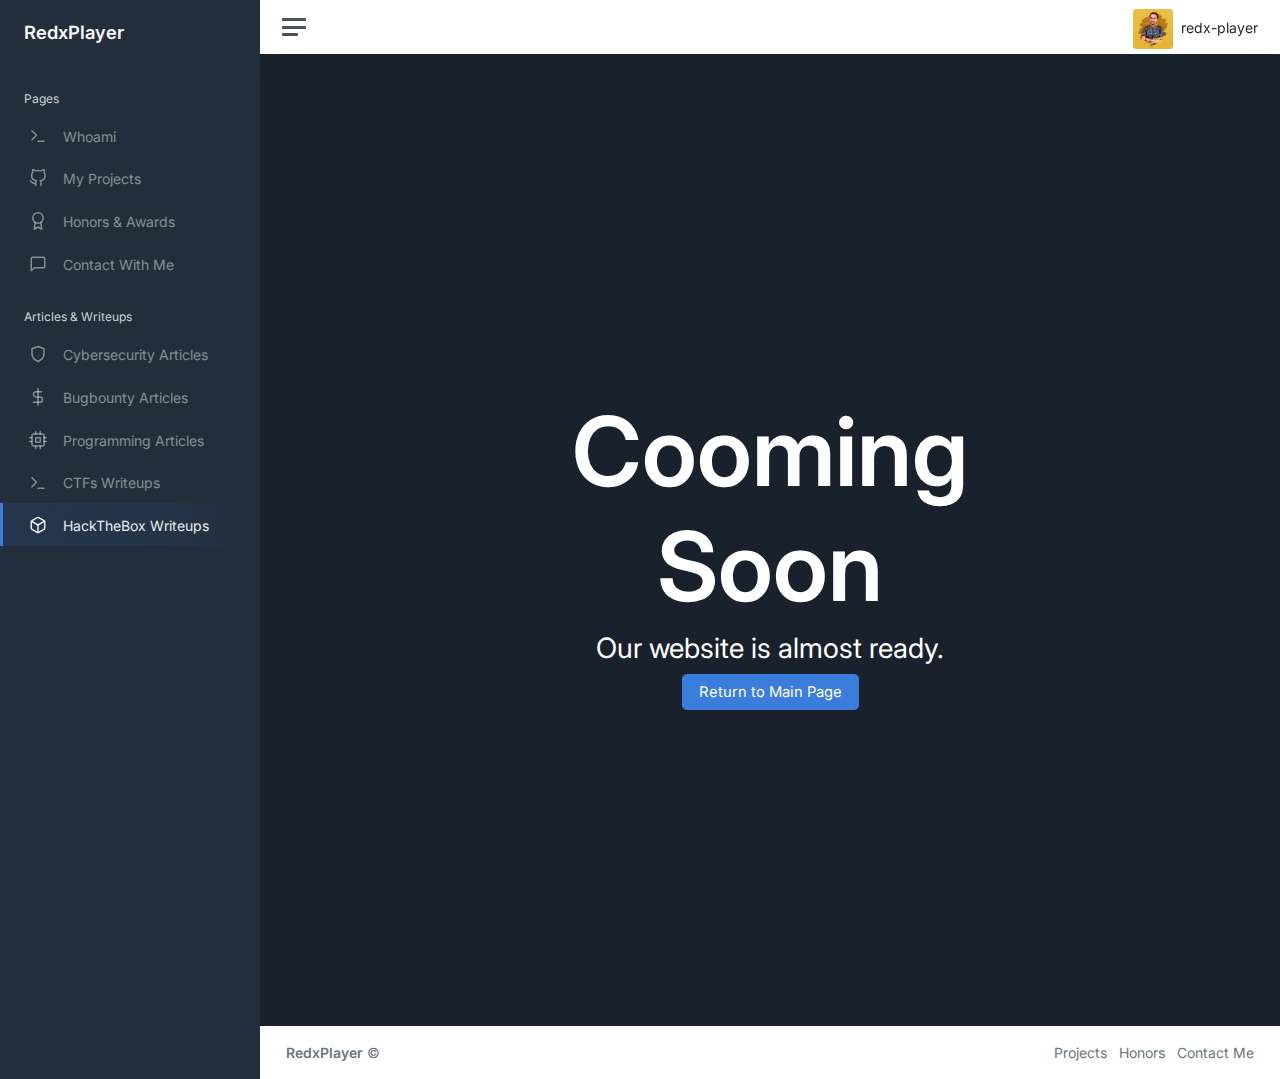
<file: hackthebox_writeups.html>
<!DOCTYPE html>
<html lang="en">

<head>
    <meta charset="utf-8">
    <meta http-equiv="X-UA-Compatible" content="IE=edge">
    <meta name="viewport" content="width=device-width, initial-scale=1, shrink-to-fit=no">
    <meta name="description" content="redx-player profile website">
    <meta name="author" content="AdminKit">
    <meta name="keywords"
        content="redx, bootstrap, bootstrap 5, redxplayer, dashboard, template, responsive, css, sass, html, theme, front-end, redx-player, web">

    <link rel="preconnect" href="https://fonts.gstatic.com">

    <link rel="canonical" href="RedxPlayer Website" />
    <!-- Global site tag (gtag.js) - Google Analytics -->
    <script async src="https://www.googletagmanager.com/gtag/js?id=G-32JQV6GCSP"></script>
    <script>
      window.dataLayer = window.dataLayer || [];
      function gtag(){dataLayer.push(arguments);}
      gtag('js', new Date());

      gtag('config', 'G-32JQV6GCSP');
    </script>

    <title>RedxPlayer - HTB Writeups</title>
    <link href="css/app.css" rel="stylesheet">
    <link href="https://fonts.googleapis.com/css2?family=Inter:wght@300;400;600&display=swap" rel="stylesheet">
</head>

<body>
    <div class="wrapper">
        <nav id="sidebar" class="sidebar js-sidebar">
            <div class="sidebar-content js-simplebar">
                <a class="sidebar-brand" href="index.html">
                    <span class="align-middle">RedxPlayer</span>
                </a>

                <ul class="sidebar-nav">
                    <li class="sidebar-header">
                        Pages
                    </li>

                    <li class="sidebar-item">
                        <a class="sidebar-link" href="index.html">
                            <i class="align-middle" data-feather="terminal"></i> <span
                                class="align-middle">Whoami</span>
                        </a>
                    </li>

                    <li class="sidebar-item">
                        <a class="sidebar-link" href="projects.html">
                            <i class="align-middle" data-feather="github"></i> <span class="align-middle">My
                                Projects</span>
                        </a>
                    </li>

                    <li class="sidebar-item">
                        <a class="sidebar-link" href="honors.html">
                            <i class="align-middle" data-feather="award"></i> <span class="align-middle">Honors &
                                Awards</span>
                        </a>
                    </li>

                    <li class="sidebar-item">
                        <a class="sidebar-link" href="contact_with_me.html">
                            <i class="align-middle" data-feather="message-square"></i> <span
                                class="align-middle">Contact With Me</span>
                        </a>
                    </li>

                    <li class="sidebar-header">
                        Articles & Writeups
                    </li>

                    <li class="sidebar-item">
                        <a class="sidebar-link" href="cybersecurity_articals.html">
                            <i class="align-middle" data-feather="shield"></i> <span class="align-middle">Cybersecurity
                                Articles</span>
                        </a>
                    </li>

                    <li class="sidebar-item">
                        <a class="sidebar-link" href="bugbounty_articals.html">
                            <i class="align-middle" data-feather="dollar-sign"></i> <span class="align-middle">Bugbounty
                                Articles</span>
                        </a>
                    </li>

                    <li class="sidebar-item">
                        <a class="sidebar-link" href="programming_articals.html">
                            <i class="align-middle" data-feather="cpu"></i> <span class="align-middle">Programming
                                Articles</span>
                        </a>
                    </li>

                    <li class="sidebar-item">
                        <a class="sidebar-link" href="ctfs_writeups.html">
                            <i class="align-middle" data-feather="terminal"></i> <span class="align-middle">CTFs
                                Writeups</span>
                        </a>
                    </li>

                    <li class="sidebar-item active">
                        <a class="sidebar-link" href="hackthebox_writeups.html">
                            <i class="align-middle" data-feather="box"></i> <span class="align-middle">HackTheBox
                                Writeups</span>
                        </a>
                    </li>

                </ul>
            </div>
        </nav>

        <div class="main background">
            <nav class="navbar navbar-expand navbar-light navbar-bg">
                <a class="sidebar-toggle js-sidebar-toggle">
                    <i class="hamburger align-self-center"></i>
                </a>

                <div class="navbar-collapse collapse">
                    <ul class="navbar-nav navbar-align">
                        <li class="nav-item dropdown">
                            <a class="nav-icon dropdown-toggle d-inline-block d-sm-none" href="#"
                                data-bs-toggle="dropdown">
                                <i class="align-middle" data-feather="settings"></i>
                            </a>

                            <img src="img/avatars/avatar.jpg" class="avatar img-fluid rounded me-1"
                                alt="Charles Hall" /> <span class="text-dark">redx-player</span>
                        </li>
                    </ul>
                </div>
            </nav>

            <main class="content">
                <div class="container-fluid p-0">
                    <div class="row vh-100">
                        <div class="col-sm-10 col-md-8 col-lg-6 mx-auto d-table h-100">
                            <div class="d-table-cell align-middle">
                                <div class="text-center">
                                    <h1 class="display-1 font-weight-bold text-white"><strong>Cooming Soon</strong></h1>
                                    <p class="h1 text-white">Our website is almost ready.</p>
                                    <a href="index.html" class="btn btn-primary btn-lg">Return to Main Page</a>
                                </div>

                            </div>
                        </div>
                    </div>
                    <!-- <span class="text-white"><h1><strong>Our website is almost ready.<strong></h1></span> -->
                    <!-- End of prfile header -->
                </div>
            </main>

            <footer class="footer">
                <div class="container-fluid">
                    <div class="row text-muted">
                        <div class="col-6 text-start">
                            <p class="mb-0">
                                <strong>RedxPlayer</strong> &copy;
                            </p>
                        </div>
                        <div class="col-6 text-end">
                            <ul class="list-inline">
                                <li class="list-inline-item">
                                    <a class="text-muted" href="projects.html" target="_blank">Projects</a>
                                </li>
                                <li class="list-inline-item">
                                    <a class="text-muted" href="honors.html" target="_blank">Honors</a>
                                </li>
                                <li class="list-inline-item">
                                    <a class="text-muted" href="contact_with_me.html" target="_blank">Contact Me</a>
                                </li>
                            </ul>
                        </div>
                    </div>
                </div>
            </footer>
        </div>
    </div>
</body>
<style>
    .main {
        background-color: #19222c;
    }

</style>
<script src="js/app.js"></script>
</html>
</file>
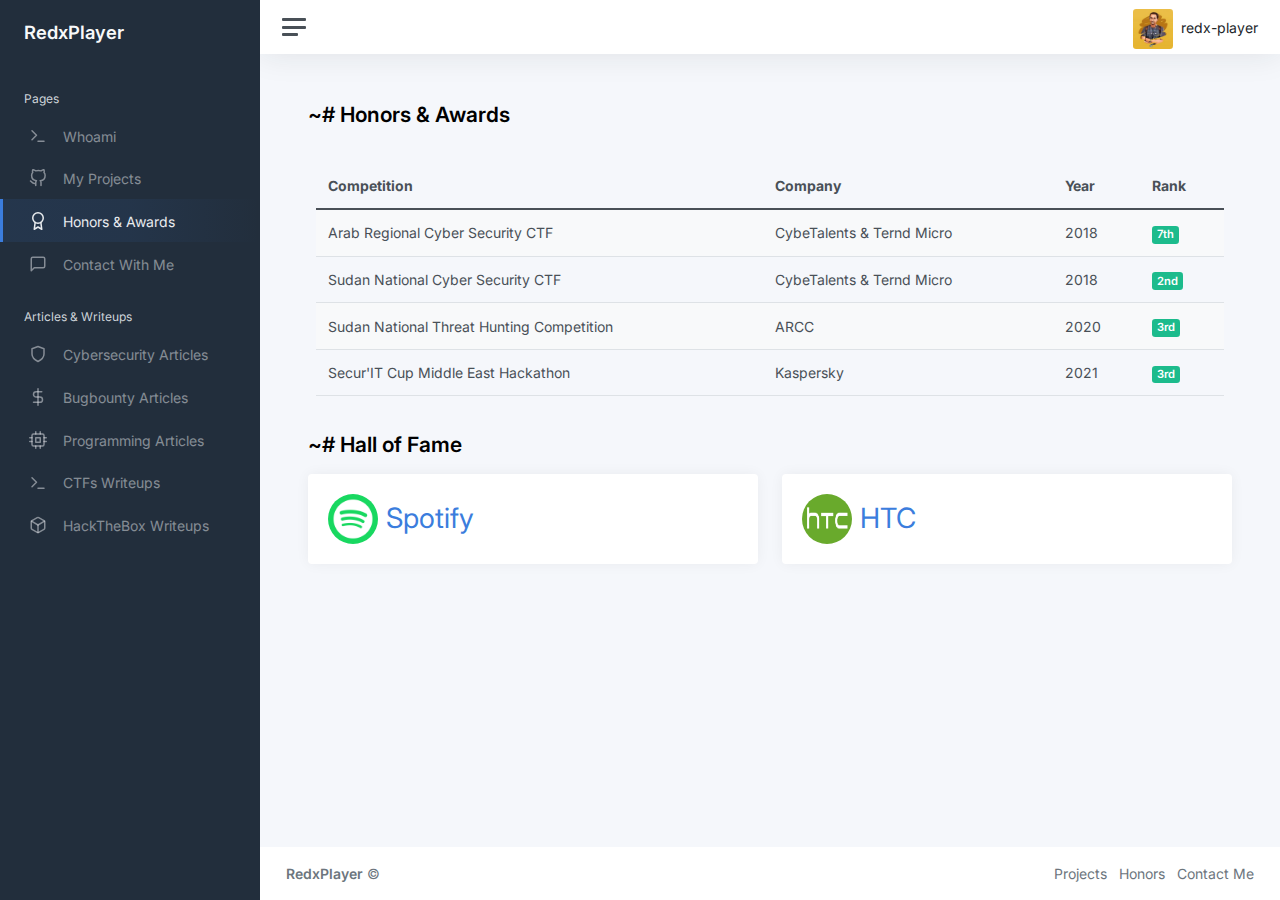
<file: honors.html>
<!DOCTYPE html>
<html lang="en">

<head>
    <meta charset="utf-8">
    <meta http-equiv="X-UA-Compatible" content="IE=edge">
    <meta name="viewport" content="width=device-width, initial-scale=1, shrink-to-fit=no">
    <meta name="description" content="redx-player profile website">
    <meta name="author" content="AdminKit">
    <meta name="keywords"
        content="redx, bootstrap, bootstrap 5, redxplayer, dashboard, template, responsive, css, sass, html, theme, front-end, redx-player, web">

    <link rel="preconnect" href="https://fonts.gstatic.com">

    <link rel="canonical" href="RedxPlayer Website" />
    <!-- Global site tag (gtag.js) - Google Analytics -->
    <script async src="https://www.googletagmanager.com/gtag/js?id=G-32JQV6GCSP"></script>
    <script>
      window.dataLayer = window.dataLayer || [];
      function gtag(){dataLayer.push(arguments);}
      gtag('js', new Date());

      gtag('config', 'G-32JQV6GCSP');
    </script>

    <title>RedxPlayer - Honors</title>
    <link href="css/app.css" rel="stylesheet">
    <link href="https://fonts.googleapis.com/css2?family=Inter:wght@300;400;600&display=swap" rel="stylesheet">
</head>

<body>
    <div class="wrapper">
        <nav id="sidebar" class="sidebar js-sidebar">
            <div class="sidebar-content js-simplebar">
                <a class="sidebar-brand" href="index.html">
                    <span class="align-middle">RedxPlayer</span>
                </a>

                <ul class="sidebar-nav">
                    <li class="sidebar-header">
                        Pages
                    </li>

                    <li class="sidebar-item">
                        <a class="sidebar-link" href="index.html">
                            <i class="align-middle" data-feather="terminal"></i> <span
                                class="align-middle">Whoami</span>
                        </a>
                    </li>

                    <li class="sidebar-item">
                        <a class="sidebar-link" href="projects.html">
                            <i class="align-middle" data-feather="github"></i> <span class="align-middle">My
                                Projects</span>
                        </a>
                    </li>

                    <li class="sidebar-item active">
                        <a class="sidebar-link" href="honors.html">
                            <i class="align-middle" data-feather="award"></i> <span class="align-middle">Honors &
                                Awards</span>
                        </a>
                    </li>

                    <li class="sidebar-item">
                        <a class="sidebar-link" href="contact_with_me.html">
                            <i class="align-middle" data-feather="message-square"></i> <span
                                class="align-middle">Contact With Me</span>
                        </a>
                    </li>

                    <li class="sidebar-header">
                        Articles & Writeups
                    </li>

                    <li class="sidebar-item">
                        <a class="sidebar-link" href="cybersecurity_articals.html">
                            <i class="align-middle" data-feather="shield"></i> <span class="align-middle">Cybersecurity
                                Articles</span>
                        </a>
                    </li>

                    <li class="sidebar-item">
                        <a class="sidebar-link" href="bugbounty_articals.html">
                            <i class="align-middle" data-feather="dollar-sign"></i> <span class="align-middle">Bugbounty
                                Articles</span>
                        </a>
                    </li>

                    <li class="sidebar-item">
                        <a class="sidebar-link" href="programming_articals.html">
                            <i class="align-middle" data-feather="cpu"></i> <span class="align-middle">Programming
                                Articles</span>
                        </a>
                    </li>

                    <li class="sidebar-item">
                        <a class="sidebar-link" href="ctfs_writeups.html">
                            <i class="align-middle" data-feather="terminal"></i> <span class="align-middle">CTFs
                                Writeups</span>
                        </a>
                    </li>

                    <li class="sidebar-item">
                        <a class="sidebar-link" href="hackthebox_writeups.html">
                            <i class="align-middle" data-feather="box"></i> <span class="align-middle">HackTheBox
                                Writeups</span>
                        </a>
                    </li>

                </ul>
            </div>
        </nav>

        <div class="main">
            <nav class="navbar navbar-expand navbar-light navbar-bg">
                <a class="sidebar-toggle js-sidebar-toggle">
                    <i class="hamburger align-self-center"></i>
                </a>

                <div class="navbar-collapse collapse">
                    <ul class="navbar-nav navbar-align">
                        <li class="nav-item dropdown">
                            <a class="nav-icon dropdown-toggle d-inline-block d-sm-none" href="#"
                                data-bs-toggle="dropdown">
                                <i class="align-middle" data-feather="settings"></i>
                            </a>

                            <img src="img/avatars/avatar.jpg" class="avatar img-fluid rounded me-1"
                                alt="Charles Hall" /> <span class="text-dark">redx-player</span>
                        </li>
                    </ul>
                </div>
            </nav>

            <main class="content">
                <div class="container-fluid p-0">

                    <h1 class="h3 mb-3"><strong>~# Honors & Awards</strong></h1>

                    <div class="row">

                        <div class="card-body">
                            <table class="table table-striped" style="width:100%">
                                <thead>
                                    <tr>
                                        <th>Competition</th>
                                        <th>Company</th>
                                        <th>Year</th>
                                        <th>Rank</th>
                                    </tr>
                                </thead>
                                <tbody>
                                    <tr>

                                        <td>Arab Regional Cyber Security CTF</td>
                                        <td>CybeTalents & Ternd Micro</td>
                                        <td>2018</td>
                                        <td><span class="badge bg-success">7th</span></td>
                                    </tr>
                                    <tr>

                                        <td>Sudan National Cyber Security CTF</td>
                                        <td>CybeTalents & Ternd Micro</td>
                                        <td>2018</td>
                                        <td><span class="badge bg-success">2nd</span></td>
                                    </tr>
                                    <tr>

                                        <td>Sudan National Threat Hunting Competition</td>
                                        <td>ARCC</td>
                                        <td>2020</td>
                                        <td><span class="badge bg-success">3rd</span></td>
                                    </tr>
                                    <tr>

                                        <td>Secur'IT Cup Middle East Hackathon</td>
                                        <td>Kaspersky</td>
                                        <td>2021</td>
                                        <td><span class="badge bg-success">3rd</span></td>
                                    </tr>
                                </tbody>
                            </table>
                        </div>
                    </div>

                    <h1 class="h3 mb-3"><strong>~# Hall of Fame</strong></h1>
                    <div class="row">
                        <div class="col-sm-6">
                            <div class="card">
                                <div class="card-body">
                                    <div class="row">
                                        <div class="d-flex align-items-start">
                                            <img src="img/avatars/spotify.png" class="rounded-circle me-2"
                                                alt="Charles Hall" width="50" height="50">
                                            <div class="flex-grow-1 mt-2">
                                                <strong>
                                                    <h1><a href="https://hackerone.com/mozzamil?type=user"
                                                            target="_blank">Spotify</a></h1>
                                                </strong>
                                            </div>
                                        </div>
                                    </div>
                                </div>
                            </div>
                        </div>
                        <div class="col-sm-6">
                            <div class="card">
                                <div class="card-body">
                                    <div class="row">
                                        <div class="d-flex align-items-start">
                                            <img src="img/avatars/htc.jpg" class="rounded-circle me-2"
                                                alt="Charles Hall" width="50" height="50">
                                            <div class="flex-grow-1 mt-2">                                                
                                                <strong>
                                                    <h1><a href="img/photos/htc_hof.png" target="_blank">HTC</a></h1>
                                                </strong>
                                            </div>
                                        </div>
                                    </div>
                                </div>
                            </div>
                        </div>
                    </div>
                    <!-- End of prfile header -->
                </div>
            </main>

            <footer class="footer">
                <div class="container-fluid">
                    <div class="row text-muted">
                        <div class="col-6 text-start">
                            <p class="mb-0">
                                <strong>RedxPlayer</strong> &copy;
                            </p>
                        </div>
                        <div class="col-6 text-end">
                            <ul class="list-inline">
                                <li class="list-inline-item">
                                    <a class="text-muted" href="projects.html" target="_blank">Projects</a>
                                </li>
                                <li class="list-inline-item">
                                    <a class="text-muted" href="honors.html" target="_blank">Honors</a>
                                </li>
                                <li class="list-inline-item">
                                    <a class="text-muted" href="contact_with_me.html" target="_blank">Contact Me</a>
                                </li>
                            </ul>
                        </div>
                    </div>
                </div>
            </footer>
        </div>
    </div>
</body>
<script src="js/app.js"></script>
</html>
</file>
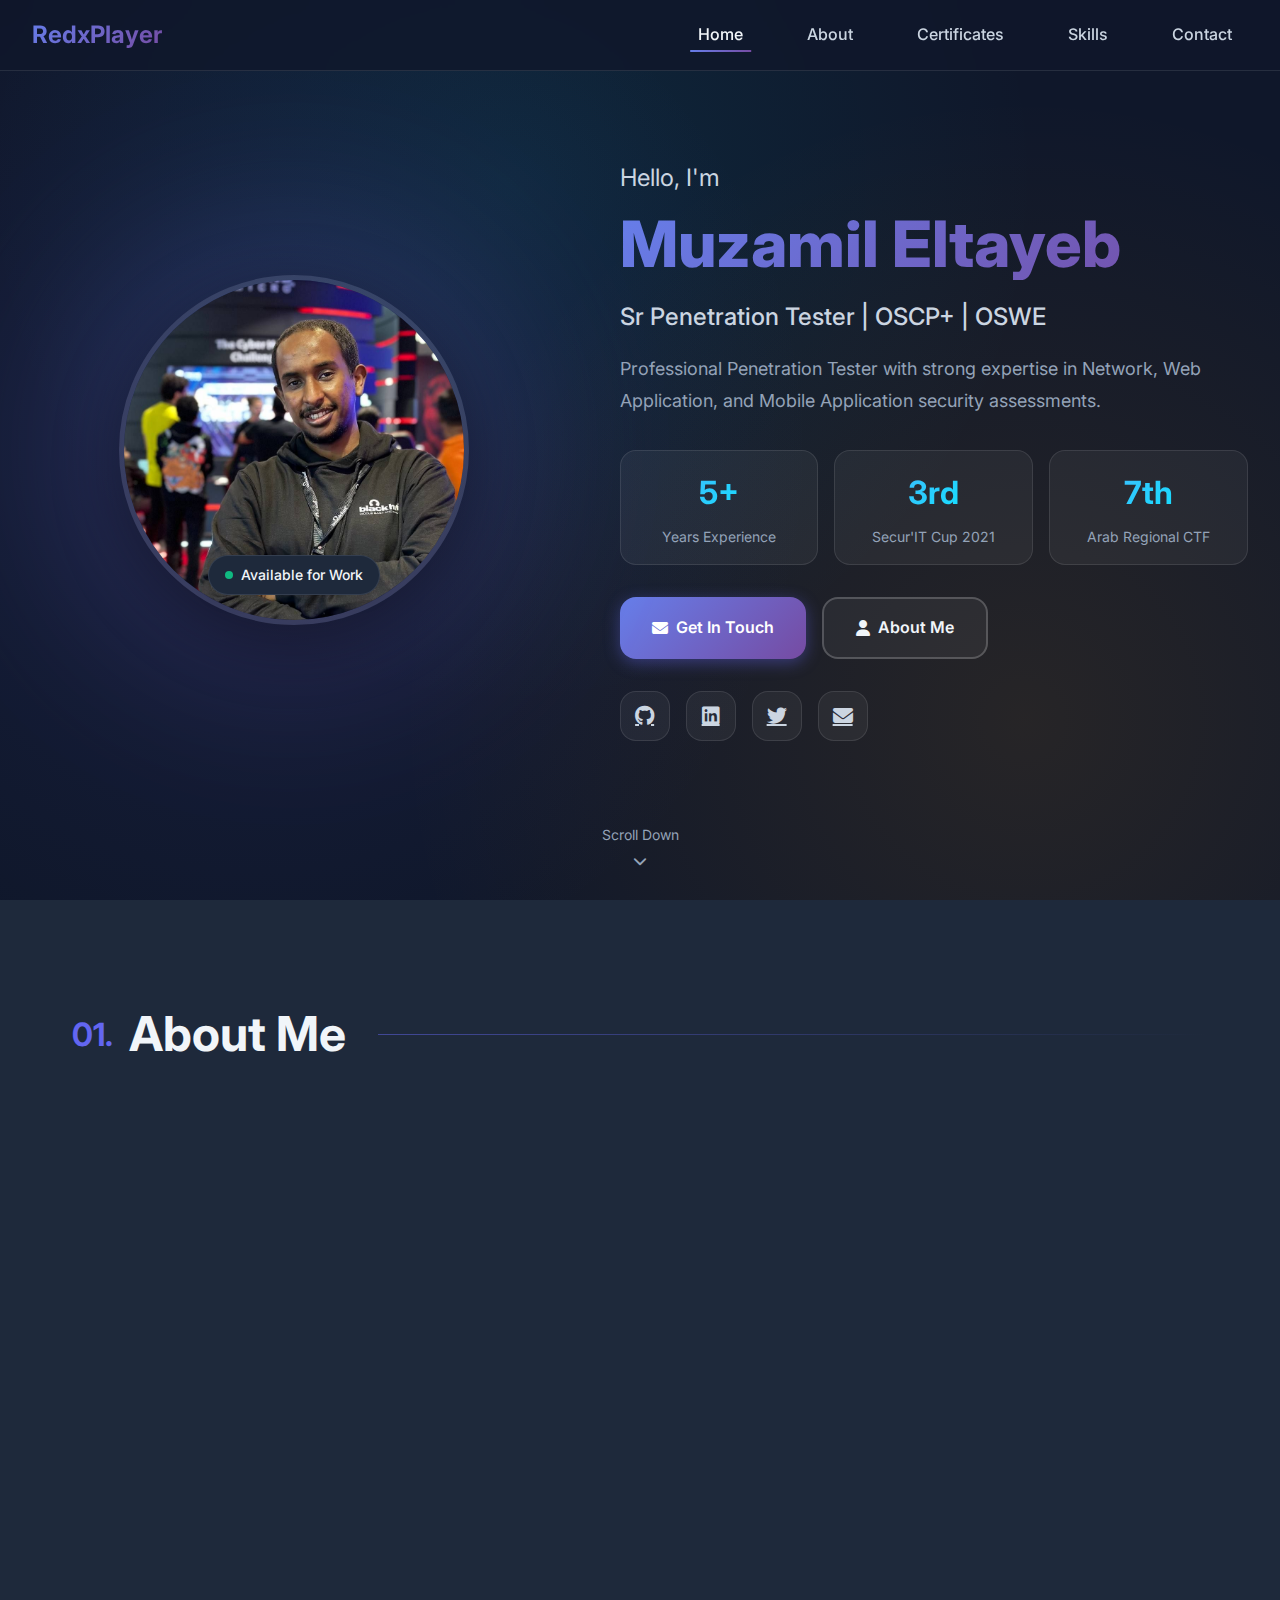
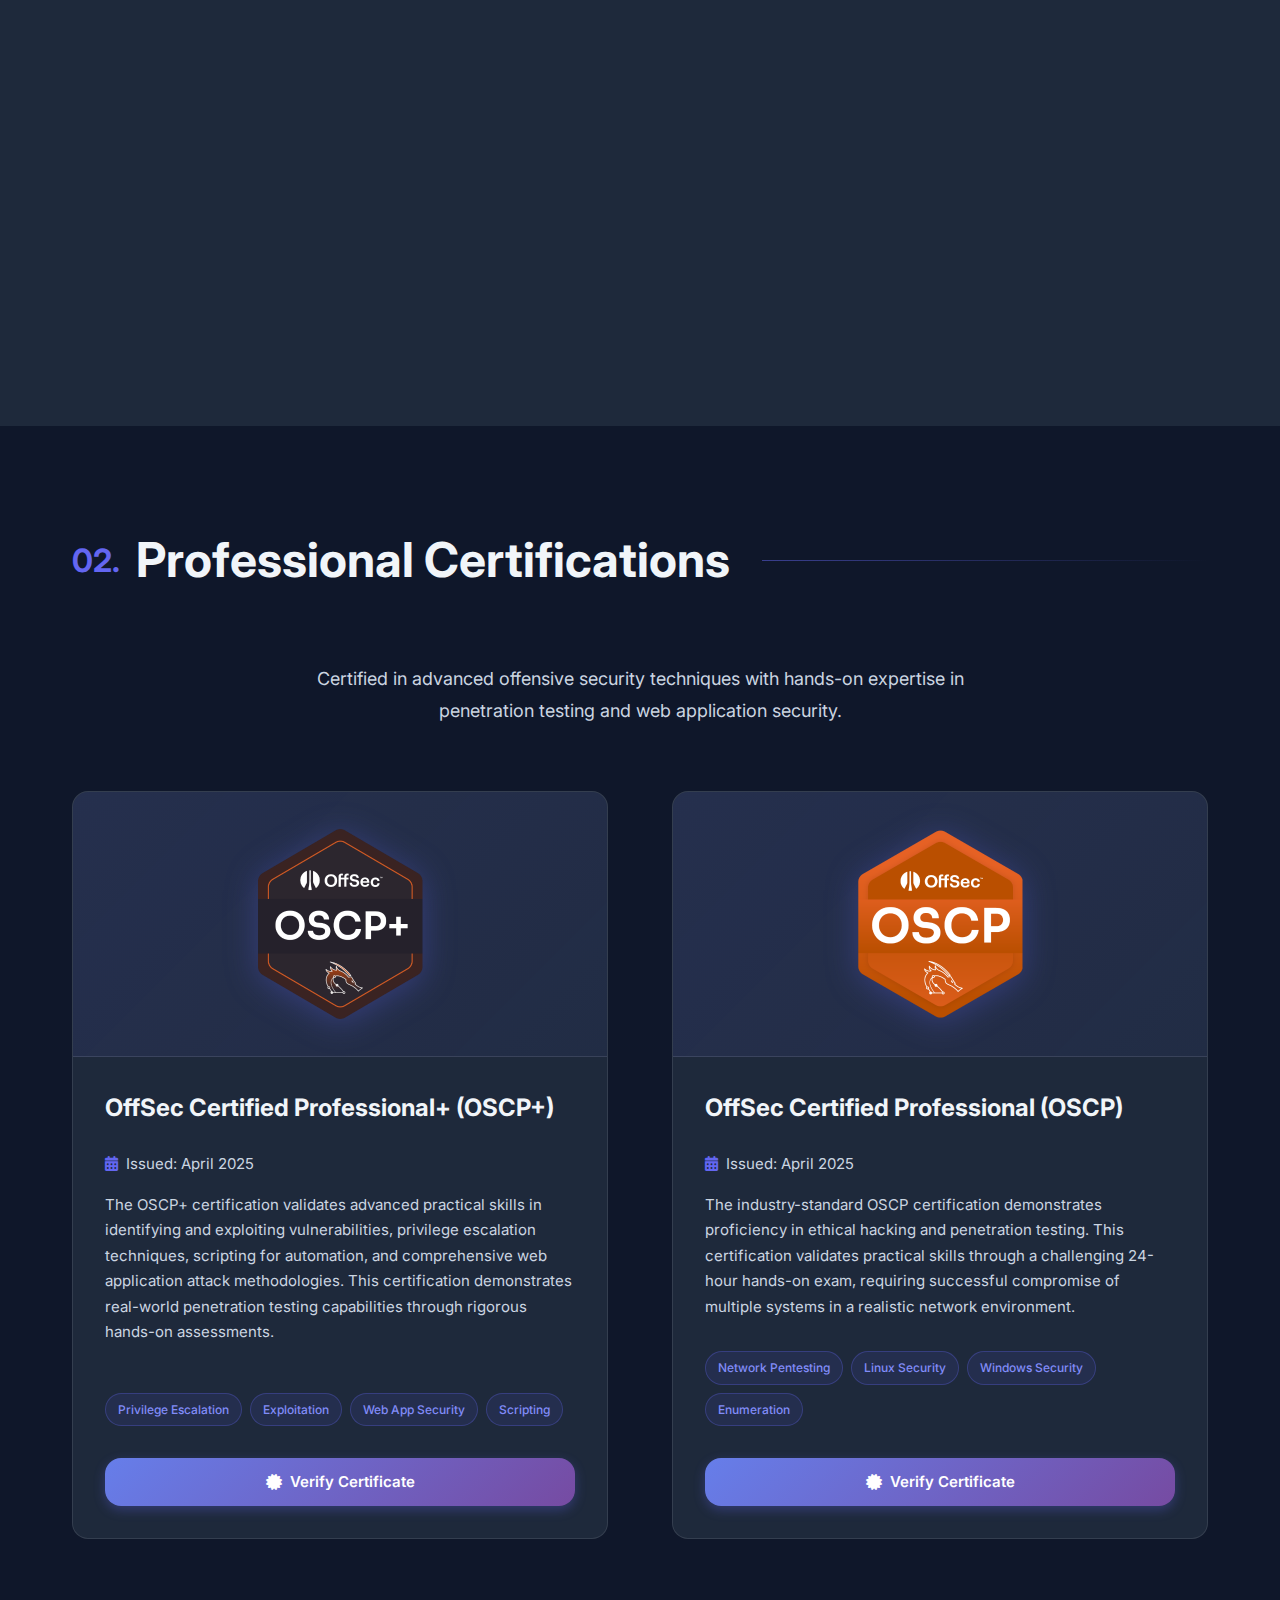
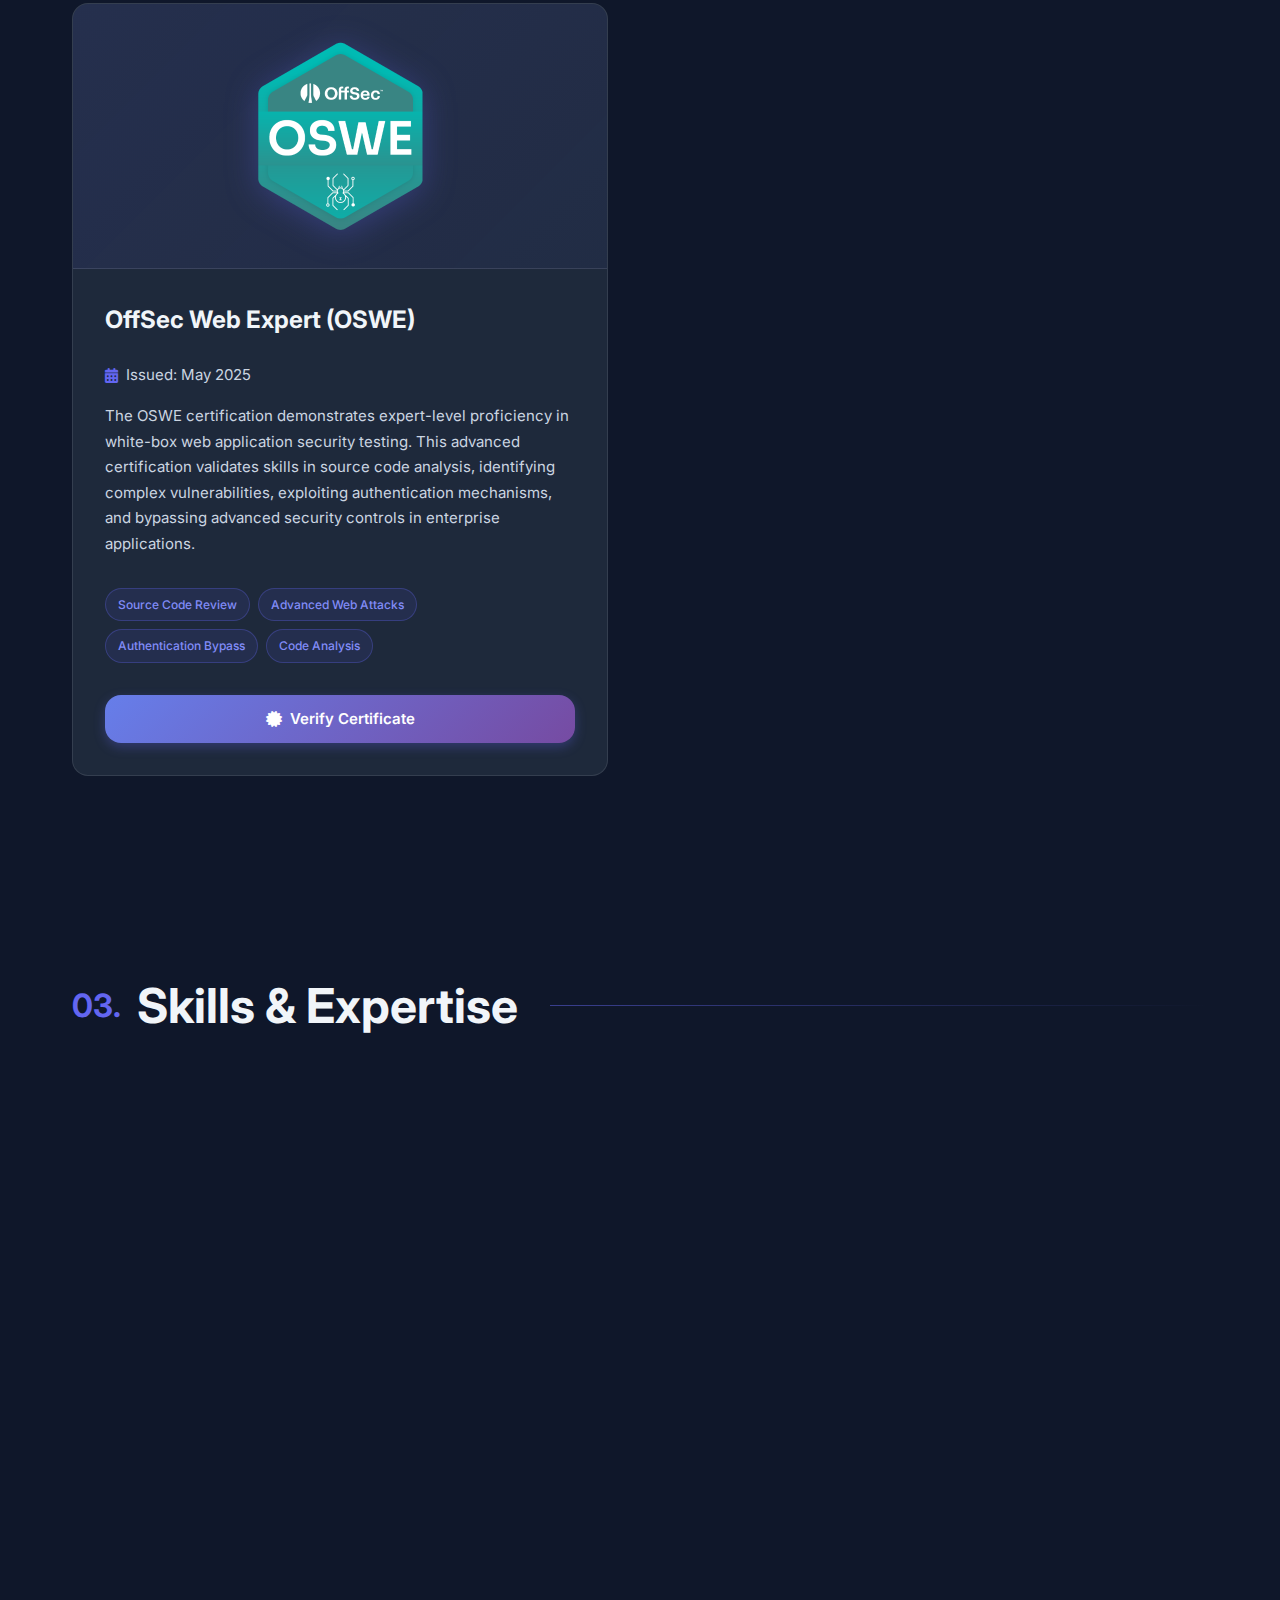
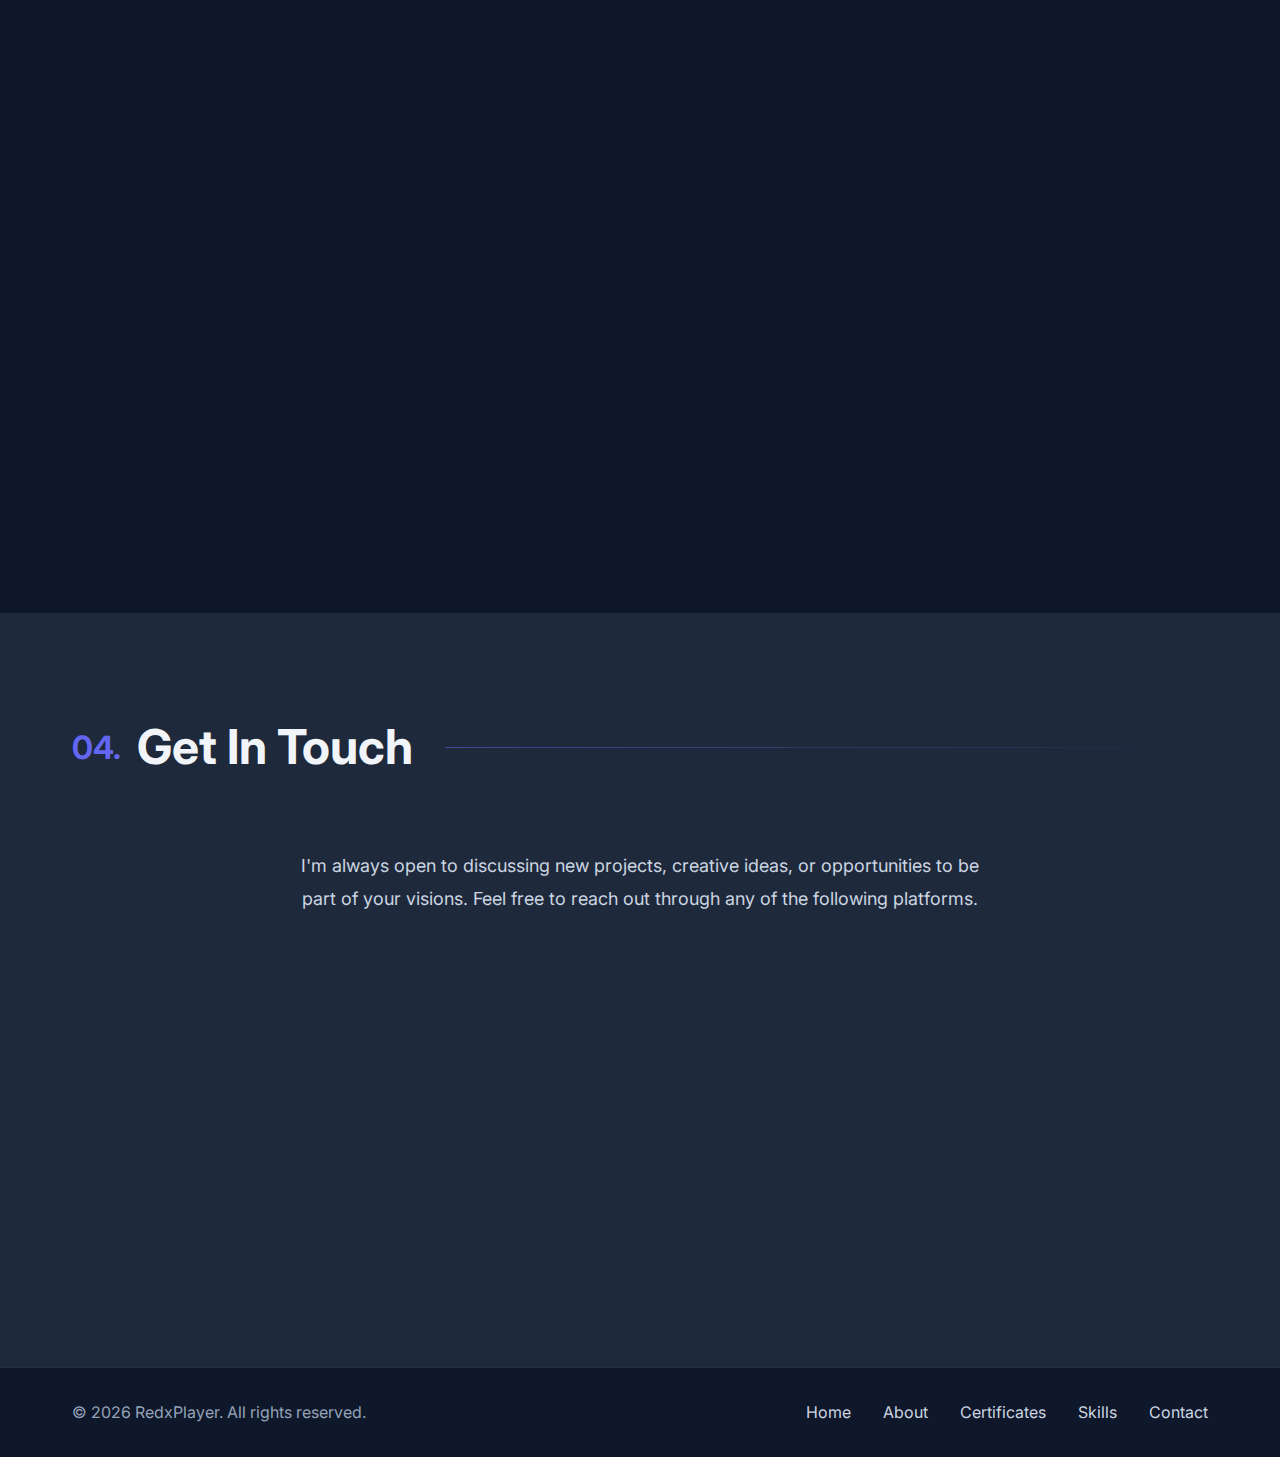
<file: profile.html>
<!DOCTYPE html>
<html lang="en">

<head>
    <meta charset="UTF-8">
    <meta name="viewport" content="width=device-width, initial-scale=1.0">
    <title>Muzamil Eltayeb - Offensive Security</title>
    <link href="https://fonts.googleapis.com/css2?family=Inter:wght@300;400;500;600;700;800&display=swap"
        rel="stylesheet">
    <link rel="stylesheet" href="profile-style.css">
    <link rel="stylesheet" href="https://cdnjs.cloudflare.com/ajax/libs/font-awesome/6.4.0/css/all.min.css">
</head>

<body>
    <!-- Navigation -->
    <nav class="navbar">
        <div class="nav-container">
            <div class="nav-brand">
                <span class="brand-text">RedxPlayer</span>
            </div>
            <ul class="nav-menu">
                <li><a href="#home" class="nav-link active">Home</a></li>
                <li><a href="#about" class="nav-link">About</a></li>
                <li><a href="#certificates" class="nav-link">Certificates</a></li>
                <li><a href="#skills" class="nav-link">Skills</a></li>
                <li><a href="#contact" class="nav-link">Contact</a></li>
            </ul>
            <div class="nav-toggle">
                <span></span>
                <span></span>
                <span></span>
            </div>
        </div>
    </nav>

    <!-- Hero Section -->
    <section id="home" class="hero">
        <div class="hero-background"></div>
        <div class="hero-content">
            <div class="hero-image-container">
                <div class="image-glow"></div>
                <img src="images/avatar.jpg" alt="Muzamil Eltayeb" class="hero-image">
                <div class="status-badge">
                    <span class="status-dot"></span>
                    Available for Work
                </div>
            </div>
            <div class="hero-text">
                <h1 class="hero-title">
                    <span class="greeting">Hello, I'm</span>
                    <span class="name-highlight">Muzamil Eltayeb</span>
                </h1>
                <p class="hero-subtitle">Sr Penetration Tester | OSCP+ | OSWE</p>
                <p class="hero-description">
                    Professional Penetration Tester with strong expertise in Network, Web
                    Application, and Mobile Application security assessments.
                </p>
                <div class="hero-stats">
                    <div class="stat-item">
                        <div class="stat-number">5+</div>
                        <div class="stat-label">Years Experience</div>
                    </div>
                    <div class="stat-item">
                        <div class="stat-number">3rd</div>
                        <div class="stat-label">Secur'IT Cup 2021</div>
                    </div>
                    <div class="stat-item">
                        <div class="stat-number">7th</div>
                        <div class="stat-label">Arab Regional CTF</div>
                    </div>
                </div>
                <div class="hero-actions">
                    <a href="#contact" class="btn btn-primary">
                        <i class="fas fa-envelope"></i>
                        Get In Touch
                    </a>
                    <a href="#about" class="btn btn-secondary">
                        <i class="fas fa-user"></i>
                        About Me
                    </a>
                </div>
                <div class="social-links">
                    <a href="https://github.com/redx-player" target="_blank" class="social-link">
                        <i class="fab fa-github"></i>
                    </a>
                    <a href="https://www.linkedin.com/in/mozzamil-eltayeeb/" target="_blank" class="social-link">
                        <i class="fab fa-linkedin"></i>
                    </a>
                    <a href="https://twitter.com/mozzamil_redx" target="_blank" class="social-link">
                        <i class="fab fa-twitter"></i>
                    </a>
                    <a href="mailto:mozzamil2014@gmail.com" class="social-link">
                        <i class="fas fa-envelope"></i>
                    </a>
                </div>
            </div>
        </div>
        <div class="scroll-indicator">
            <span>Scroll Down</span>
            <i class="fas fa-chevron-down"></i>
        </div>
    </section>

    <!-- About Section -->
    <section id="about" class="about-section">
        <div class="container">
            <h2 class="section-title">
                <span class="title-number">01.</span>
                About Me
                <span class="title-line"></span>
            </h2>
            <div class="about-content">
                <div class="about-text">
                    <p class="about-intro">
                        Hello! I'm Muzamil Eltayeb, a security researcher and penetration tester with more than
                        <strong>5 years of experience</strong> in the different fields of cybersecurity.
                        Skilled in vulnerability analysis, exploitation, post-exploitation, and reporting with a
                        focus on real-world attack scenarios. Proficient in tools such as Burpsuite,
                        Nmap, Metasploit, NetExec, and various scripting techniques to automate and
                        enhance testing processes.
                    </p>
                    <p>
                        I have achieved significant recognition in the cybersecurity community, including:
                    </p>
                    <ul class="achievements-list">
                        <li>
                            <i class="fas fa-trophy"></i>
                            <strong>3rd place</strong> at Secur'IT Cup Middle East Hackathon 2021 from Kaspersky
                        </li>
                        <li>
                            <i class="fas fa-trophy"></i>
                            <strong>7th place</strong> at Arab Regional Cyber Security CTF 2018 from CyberTalents and
                            TrendMicro
                        </li>
                        <li>
                            <i class="fas fa-shield-alt"></i>
                            Hall of Fame recognition from <strong>Spotify</strong> and <strong>HTC</strong> for
                            vulnerability discoveries
                        </li>
                    </ul>

                    <div class="education-box">
                        <div class="education-icon">
                            <i class="fas fa-graduation-cap"></i>
                        </div>
                        <div class="education-info">
                            <h4>Sudan University of Science and Technology</h4>
                            <p>Bachelor's degree, Network and System Administration</p>
                            <span class="year">2022</span>
                        </div>
                    </div>

                    <div class="info-cards">
                        <div class="info-card">
                            <i class="fas fa-map-marker-alt"></i>
                            <div>
                                <span class="info-label">Location</span>
                                <span class="info-value">Saudi Arabia</span>
                            </div>
                        </div>
                        <div class="info-card">
                            <i class="fas fa-language"></i>
                            <div>
                                <span class="info-label">Languages</span>
                                <span class="info-value">English, Arabic</span>
                            </div>
                        </div>
                    </div>
                </div>
            </div>
        </div>
    </section>

    <!-- Certificates Section -->
    <section id="certificates" class="certificates-section">
        <div class="container">
            <h2 class="section-title">
                <span class="title-number">02.</span>
                Professional Certifications
                <span class="title-line"></span>
            </h2>
            <p class="certificates-intro">
                Certified in advanced offensive security techniques with hands-on expertise in penetration testing and
                web application security.
            </p>
            <div class="certificates-grid">
                <!-- OSCP+ Certificate -->
                <div class="cert-card">
                    <div class="cert-badge">
                        <img src="images/oscp+.png" alt="OSCP+ Certification Badge">
                    </div>
                    <div class="cert-content">
                        <h3>OffSec Certified Professional+ (OSCP+)</h3>
                        <div class="cert-date">
                            <i class="fas fa-calendar-alt"></i>
                            <span>Issued: April 2025</span>
                        </div>
                        <p class="cert-description">
                            The OSCP+ certification validates advanced practical skills in identifying and exploiting
                            vulnerabilities,
                            privilege escalation techniques, scripting for automation, and comprehensive web application
                            attack methodologies.
                            This certification demonstrates real-world penetration testing capabilities through rigorous
                            hands-on assessments.
                        </p>
                        <div class="cert-skills">
                            <span class="cert-skill-tag">Privilege Escalation</span>
                            <span class="cert-skill-tag">Exploitation</span>
                            <span class="cert-skill-tag">Web App Security</span>
                            <span class="cert-skill-tag">Scripting</span>
                        </div>
                        <a href="https://credentials.offsec.com/6714eeab-86ec-4b54-a840-a367843ef69a#acc.GzNLj9YJ"
                            target="_blank" class="cert-verify-btn">
                            <i class="fas fa-certificate"></i>
                            Verify Certificate
                        </a>
                    </div>
                </div>

                <!-- OSCP Certificate -->
                <div class="cert-card">
                    <div class="cert-badge">
                        <img src="images/oscp.png" alt="OSCP Certification Badge">
                    </div>
                    <div class="cert-content">
                        <h3>OffSec Certified Professional (OSCP)</h3>
                        <div class="cert-date">
                            <i class="fas fa-calendar-alt"></i>
                            <span>Issued: April 2025</span>
                        </div>
                        <p class="cert-description">
                            The industry-standard OSCP certification demonstrates proficiency in ethical hacking and
                            penetration testing.
                            This certification validates practical skills through a challenging 24-hour hands-on exam,
                            requiring successful
                            compromise of multiple systems in a realistic network environment.
                        </p>
                        <div class="cert-skills">
                            <span class="cert-skill-tag">Network Pentesting</span>
                            <span class="cert-skill-tag">Linux Security</span>
                            <span class="cert-skill-tag">Windows Security</span>
                            <span class="cert-skill-tag">Enumeration</span>
                        </div>
                        <a href="https://credentials.offsec.com/90a4fddd-fd29-49bd-840d-3db9295e5c2e#acc.V6gHIk1P"
                            target="_blank" class="cert-verify-btn">
                            <i class="fas fa-certificate"></i>
                            Verify Certificate
                        </a>
                    </div>
                </div>

                <!-- OSWE Certificate -->
                <div class="cert-card">
                    <div class="cert-badge">
                        <img src="images/oswe.png" alt="OSWE Certification Badge">
                    </div>
                    <div class="cert-content">
                        <h3>OffSec Web Expert (OSWE)</h3>
                        <div class="cert-date">
                            <i class="fas fa-calendar-alt"></i>
                            <span>Issued: May 2025</span>
                        </div>
                        <p class="cert-description">
                            The OSWE certification demonstrates expert-level proficiency in white-box web application
                            security testing.
                            This advanced certification validates skills in source code analysis, identifying complex
                            vulnerabilities,
                            exploiting authentication mechanisms, and bypassing advanced security controls in enterprise
                            applications.
                        </p>
                        <div class="cert-skills">
                            <span class="cert-skill-tag">Source Code Review</span>
                            <span class="cert-skill-tag">Advanced Web Attacks</span>
                            <span class="cert-skill-tag">Authentication Bypass</span>
                            <span class="cert-skill-tag">Code Analysis</span>
                        </div>
                        <a href="https://credentials.offsec.com/4f8ce943-294c-410d-a786-27a19e25af77#acc.HcQSXnT7"
                            target="_blank" class="cert-verify-btn">
                            <i class="fas fa-certificate"></i>
                            Verify Certificate
                        </a>
                    </div>
                </div>
            </div>
        </div>
    </section>

    <!-- Skills Section -->
    <section id="skills" class="skills-section">
        <div class="container">
            <h2 class="section-title">
                <span class="title-number">03.</span>
                Skills & Expertise
                <span class="title-line"></span>
            </h2>
            <div class="skills-grid">
                <div class="skill-card">
                    <div class="skill-icon" style="background: linear-gradient(135deg, #667eea 0%, #764ba2 100%);">
                        <i class="fas fa-shield-alt"></i>
                    </div>
                    <h3>Web Application Security</h3>
                    <p>Expert in identifying and exploiting web vulnerabilities including OWASP Top 10</p>
                </div>
                <div class="skill-card">
                    <div class="skill-icon" style="background: linear-gradient(135deg, #f093fb 0%, #f5576c 100%);">
                        <i class="fas fa-user-secret"></i>
                    </div>
                    <h3>Penetration Testing</h3>
                    <p>Comprehensive security assessments for networks, applications, and infrastructure</p>
                </div>
                <div class="skill-card">
                    <div class="skill-icon" style="background: linear-gradient(135deg, #4facfe 0%, #00f2fe 100%);">
                        <i class="fas fa-code"></i>
                    </div>
                    <h3>Web Development</h3>
                    <p>Full-stack development with PHP, Laravel, MySQL and modern frameworks</p>
                </div>
                <div class="skill-card">
                    <div class="skill-icon" style="background: linear-gradient(135deg, #43e97b 0%, #38f9d7 100%);">
                        <i class="fas fa-lock"></i>
                    </div>
                    <h3>Information Security</h3>
                    <p>Deep understanding of security principles, policies, and best practices</p>
                </div>
                <div class="skill-card">
                    <div class="skill-icon" style="background: linear-gradient(135deg, #fa709a 0%, #fee140 100%);">
                        <i class="fab fa-python"></i>
                    </div>
                    <h3>Python</h3>
                    <p>Scripting, automation, and tool development for security operations</p>
                </div>
                <div class="skill-card">
                    <div class="skill-icon" style="background: linear-gradient(135deg, #30cfd0 0%, #330867 100%);">
                        <i class="fas fa-terminal"></i>
                    </div>
                    <h3>Linux</h3>
                    <p>Advanced system administration and command-line expertise</p>
                </div>
                <div class="skill-card">
                    <div class="skill-icon" style="background: linear-gradient(135deg, #a8edea 0%, #fed6e3 100%);">
                        <i class="fas fa-flag"></i>
                    </div>
                    <h3>CTF</h3>
                    <p>Capture The Flag competitions and security challenges</p>
                </div>
                <div class="skill-card">
                    <div class="skill-icon" style="background: linear-gradient(135deg, #ff9a9e 0%, #fecfef 100%);">
                        <i class="fas fa-users"></i>
                    </div>
                    <h3>Team Leadership</h3>
                    <p>Leading security teams and coordinating collaborative assessments</p>
                </div>
            </div>

            <!-- Technology Tags -->
            <div class="tech-tags">
                <h3 class="tech-title">Technologies & Tools</h3>
                <div class="tags-container">
                    <span class="tech-tag">Active Directory</span>
                    <span class="tech-tag">Red Teaming</span>
                    <span class="tech-tag">Penetration Testing</span>
                    <span class="tech-tag">Web Application Security</span>
                    <span class="tech-tag">Information Security</span>
                    <span class="tech-tag">BurpSuite</span>
                    <span class="tech-tag">Bug Bounty</span>
                    <span class="tech-tag">Linux</span>
                    <span class="tech-tag">OWASP</span>
                    <span class="tech-tag">CTF</span>
                    <span class="tech-tag">Python</span>
                    <span class="tech-tag">PHP</span>
                    <span class="tech-tag">Laravel</span>
                    <span class="tech-tag">MySQL</span>
                </div>
            </div>
        </div>
    </section>


    <!-- Contact Section -->
    <section id="contact" class="contact-section">
        <div class="container">
            <h2 class="section-title">
                <span class="title-number">04.</span>
                Get In Touch
                <span class="title-line"></span>
            </h2>
            <p class="contact-intro">
                I'm always open to discussing new projects, creative ideas, or opportunities to be part of your visions.
                Feel free to reach out through any of the following platforms.
            </p>
            <div class="contact-grid">
                <a href="https://www.linkedin.com/in/mozzamil-eltayeeb/" target="_blank" class="contact-card">
                    <div class="contact-icon linkedin-icon">
                        <i class="fab fa-linkedin"></i>
                    </div>
                    <h3>LinkedIn</h3>
                    <p>Muzamil Eltayeb (redx-player)</p>
                    <span class="contact-cta">Connect <i class="fas fa-arrow-right"></i></span>
                </a>
                <a href="https://twitter.com/mozzamil_redx" target="_blank" class="contact-card">
                    <div class="contact-icon twitter-icon">
                        <i class="fab fa-twitter"></i>
                    </div>
                    <h3>Twitter</h3>
                    <p>@mozzamil_redx</p>
                    <span class="contact-cta">Follow <i class="fas fa-arrow-right"></i></span>
                </a>
                <a href="https://github.com/redx-player" target="_blank" class="contact-card">
                    <div class="contact-icon github-icon">
                        <i class="fab fa-github"></i>
                    </div>
                    <h3>GitHub</h3>
                    <p>redx-player</p>
                    <span class="contact-cta">Follow <i class="fas fa-arrow-right"></i></span>
                </a>
                <a href="mailto:mozzamil2014@gmail.com" class="contact-card">
                    <div class="contact-icon email-icon">
                        <i class="fas fa-envelope"></i>
                    </div>
                    <h3>Email</h3>
                    <p>mozzamil2014@gmail.com</p>
                    <span class="contact-cta">Send Email <i class="fas fa-arrow-right"></i></span>
                </a>
            </div>
        </div>
    </section>

    <!-- Footer -->
    <footer class="footer">
        <div class="container">
            <div class="footer-content">
                <p>&copy; <span id="current-year"></span> RedxPlayer. All rights reserved.</p>
                <div class="footer-links">
                    <a href="#home">Home</a>
                    <a href="#about">About</a>
                    <a href="#certificates">Certificates</a>
                    <a href="#skills">Skills</a>
                    <a href="#contact">Contact</a>
                </div>
            </div>
        </div>
    </footer>

    <script src="profile-script.js"></script>
</body>

</html>
</file>
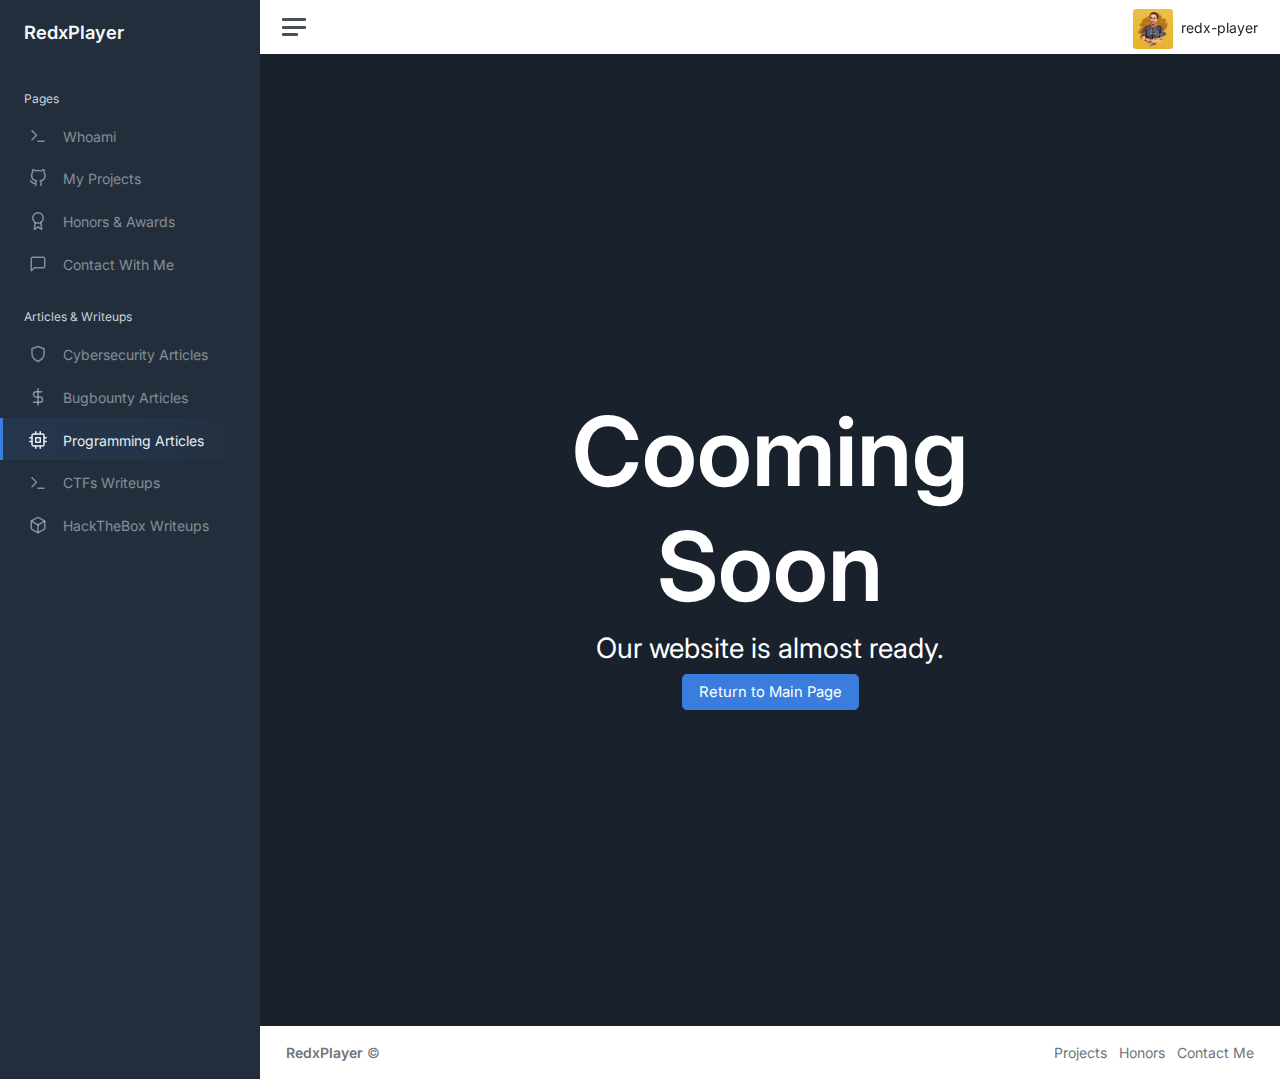
<file: programming_articals.html>
<!DOCTYPE html>
<html lang="en">

<head>
    <meta charset="utf-8">
    <meta http-equiv="X-UA-Compatible" content="IE=edge">
    <meta name="viewport" content="width=device-width, initial-scale=1, shrink-to-fit=no">
    <meta name="description" content="redx-player profile website">
    <meta name="author" content="AdminKit">
    <meta name="keywords"
        content="redx, bootstrap, bootstrap 5, redxplayer, dashboard, template, responsive, css, sass, html, theme, front-end, redx-player, web">

    <link rel="preconnect" href="https://fonts.gstatic.com">

    <link rel="canonical" href="RedxPlayer Website" />
    <!-- Global site tag (gtag.js) - Google Analytics -->
    <script async src="https://www.googletagmanager.com/gtag/js?id=G-32JQV6GCSP"></script>
    <script>
      window.dataLayer = window.dataLayer || [];
      function gtag(){dataLayer.push(arguments);}
      gtag('js', new Date());

      gtag('config', 'G-32JQV6GCSP');
    </script>

    <title>RedxPlayer - Programming Articals</title>
    <link href="css/app.css" rel="stylesheet">
    <link href="https://fonts.googleapis.com/css2?family=Inter:wght@300;400;600&display=swap" rel="stylesheet">
</head>

<body>
    <div class="wrapper">
        <nav id="sidebar" class="sidebar js-sidebar">
            <div class="sidebar-content js-simplebar">
                <a class="sidebar-brand" href="index.html">
                    <span class="align-middle">RedxPlayer</span>
                </a>

                <ul class="sidebar-nav">
                    <li class="sidebar-header">
                        Pages
                    </li>

                    <li class="sidebar-item">
                        <a class="sidebar-link" href="index.html">
                            <i class="align-middle" data-feather="terminal"></i> <span
                                class="align-middle">Whoami</span>
                        </a>
                    </li>

                    <li class="sidebar-item">
                        <a class="sidebar-link" href="projects.html">
                            <i class="align-middle" data-feather="github"></i> <span class="align-middle">My
                                Projects</span>
                        </a>
                    </li>

                    <li class="sidebar-item">
                        <a class="sidebar-link" href="honors.html">
                            <i class="align-middle" data-feather="award"></i> <span class="align-middle">Honors &
                                Awards</span>
                        </a>
                    </li>

                    <li class="sidebar-item">
                        <a class="sidebar-link" href="contact_with_me.html">
                            <i class="align-middle" data-feather="message-square"></i> <span
                                class="align-middle">Contact With Me</span>
                        </a>
                    </li>

                    <li class="sidebar-header">
                        Articles & Writeups
                    </li>

                    <li class="sidebar-item">
                        <a class="sidebar-link" href="cybersecurity_articals.html">
                            <i class="align-middle" data-feather="shield"></i> <span class="align-middle">Cybersecurity
                                Articles</span>
                        </a>
                    </li>

                    <li class="sidebar-item">
                        <a class="sidebar-link" href="bugbounty_articals.html">
                            <i class="align-middle" data-feather="dollar-sign"></i> <span class="align-middle">Bugbounty
                                Articles</span>
                        </a>
                    </li>

                    <li class="sidebar-item active">
                        <a class="sidebar-link" href="programming_articals.html">
                            <i class="align-middle" data-feather="cpu"></i> <span class="align-middle">Programming
                                Articles</span>
                        </a>
                    </li>

                    <li class="sidebar-item">
                        <a class="sidebar-link" href="ctfs_writeups.html">
                            <i class="align-middle" data-feather="terminal"></i> <span class="align-middle">CTFs
                                Writeups</span>
                        </a>
                    </li>

                    <li class="sidebar-item">
                        <a class="sidebar-link" href="hackthebox_writeups.html">
                            <i class="align-middle" data-feather="box"></i> <span class="align-middle">HackTheBox
                                Writeups</span>
                        </a>
                    </li>

                </ul>
            </div>
        </nav>

        <div class="main background">
            <nav class="navbar navbar-expand navbar-light navbar-bg">
                <a class="sidebar-toggle js-sidebar-toggle">
                    <i class="hamburger align-self-center"></i>
                </a>

                <div class="navbar-collapse collapse">
                    <ul class="navbar-nav navbar-align">
                        <li class="nav-item dropdown">
                            <a class="nav-icon dropdown-toggle d-inline-block d-sm-none" href="#"
                                data-bs-toggle="dropdown">
                                <i class="align-middle" data-feather="settings"></i>
                            </a>

                            <img src="img/avatars/avatar.jpg" class="avatar img-fluid rounded me-1"
                                alt="Charles Hall" /> <span class="text-dark">redx-player</span>
                        </li>
                    </ul>
                </div>
            </nav>

            <main class="content">
                <div class="container-fluid p-0">
                    <div class="row vh-100">
                        <div class="col-sm-10 col-md-8 col-lg-6 mx-auto d-table h-100">
                            <div class="d-table-cell align-middle">
                                <div class="text-center">
                                    <h1 class="display-1 font-weight-bold text-white"><strong>Cooming Soon</strong></h1>
                                    <p class="h1 text-white">Our website is almost ready.</p>
                                    <a href="index.html" class="btn btn-primary btn-lg">Return to Main Page</a>
                                </div>

                            </div>
                        </div>
                    </div>
                    <!-- <span class="text-white"><h1><strong>Our website is almost ready.<strong></h1></span> -->
                    <!-- End of prfile header -->
                </div>
            </main>

            <footer class="footer">
                <div class="container-fluid">
                    <div class="row text-muted">
                        <div class="col-6 text-start">
                            <p class="mb-0">
                                <strong>RedxPlayer</strong> &copy;
                            </p>
                        </div>
                        <div class="col-6 text-end">
                            <ul class="list-inline">
                                <li class="list-inline-item">
                                    <a class="text-muted" href="projects.html" target="_blank">Projects</a>
                                </li>
                                <li class="list-inline-item">
                                    <a class="text-muted" href="honors.html" target="_blank">Honors</a>
                                </li>
                                <li class="list-inline-item">
                                    <a class="text-muted" href="contact_with_me.html" target="_blank">Contact Me</a>
                                </li>
                            </ul>
                        </div>
                    </div>
                </div>
            </footer>
        </div>
    </div>
</body>
<style>
    .main {
        background-color: #19222c;
    }

</style>
<script src="js/app.js"></script>
</html>
</file>
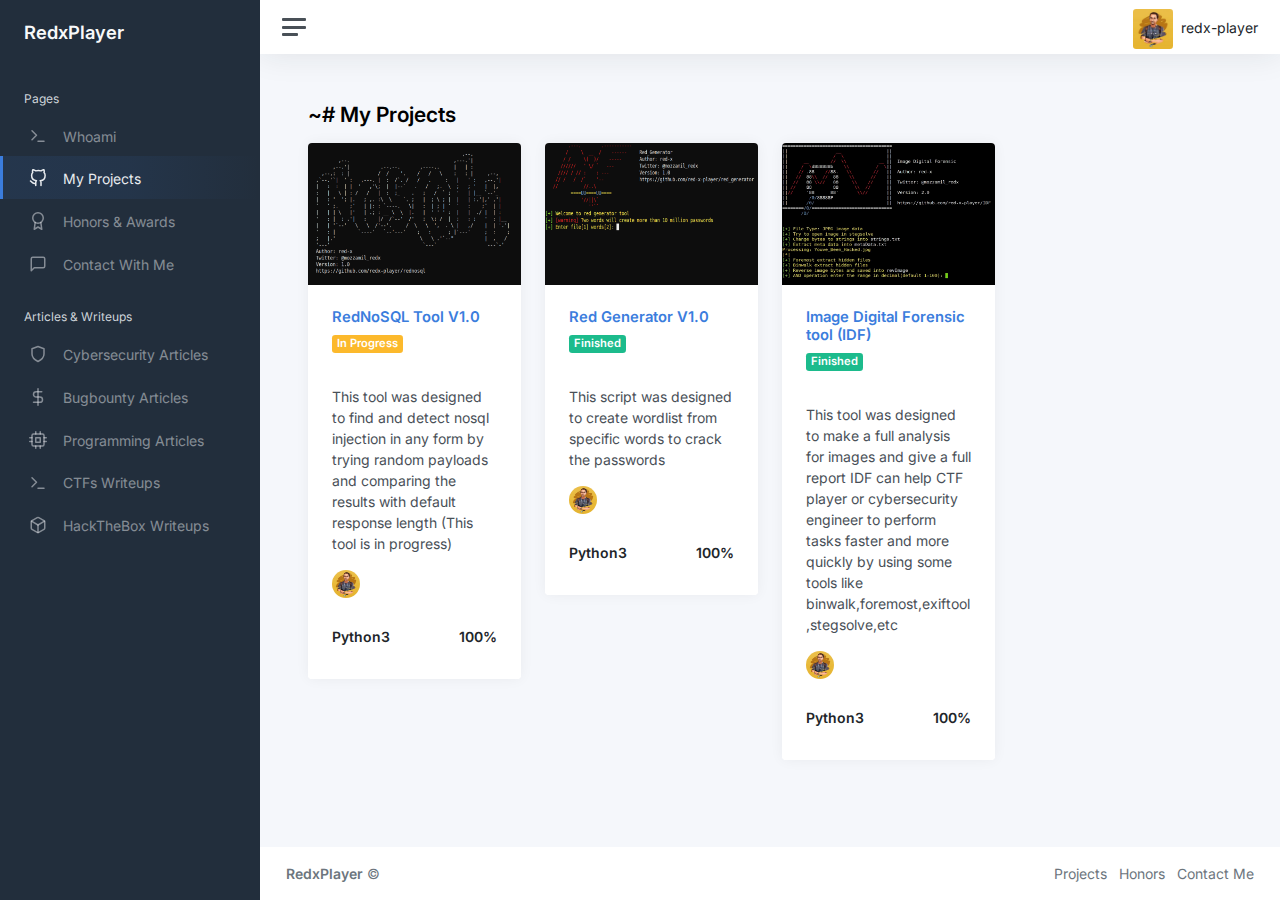
<file: projects.html>
<!DOCTYPE html>
<html lang="en">

<head>
    <meta charset="utf-8">
    <meta http-equiv="X-UA-Compatible" content="IE=edge">
    <meta name="viewport" content="width=device-width, initial-scale=1, shrink-to-fit=no">
    <meta name="description" content="redx-player profile website">
    <meta name="author" content="AdminKit">
    <meta name="keywords"
        content="redx, bootstrap, bootstrap 5, redxplayer, dashboard, template, responsive, css, sass, html, theme, front-end, redx-player, web">

    <link rel="preconnect" href="https://fonts.gstatic.com">

    <link rel="canonical" href="RedxPlayer Website" />
    <!-- Global site tag (gtag.js) - Google Analytics -->
    <script async src="https://www.googletagmanager.com/gtag/js?id=G-32JQV6GCSP"></script>
    <script>
      window.dataLayer = window.dataLayer || [];
      function gtag(){dataLayer.push(arguments);}
      gtag('js', new Date());

      gtag('config', 'G-32JQV6GCSP');
    </script>

    <title>RedxPlayer - Projects</title>

    <link href="css/app.css" rel="stylesheet">
    <link href="https://fonts.googleapis.com/css2?family=Inter:wght@300;400;600&display=swap" rel="stylesheet">
</head>

<body>
    <div class="wrapper">
        <nav id="sidebar" class="sidebar js-sidebar">
            <div class="sidebar-content js-simplebar">
                <a class="sidebar-brand" href="index.html">
                    <span class="align-middle">RedxPlayer</span>
                </a>

                <ul class="sidebar-nav">
                    <li class="sidebar-header">
                        Pages
                    </li>

                    <li class="sidebar-item">
                        <a class="sidebar-link" href="index.html">
                            <i class="align-middle" data-feather="terminal"></i> <span
                                class="align-middle">Whoami</span>
                        </a>
                    </li>

                    <li class="sidebar-item active">
                        <a class="sidebar-link" href="projects.html">
                            <i class="align-middle" data-feather="github"></i> <span class="align-middle">My
                                Projects</span>
                        </a>
                    </li>

                    <li class="sidebar-item">
                        <a class="sidebar-link" href="honors.html">
                            <i class="align-middle" data-feather="award"></i> <span class="align-middle">Honors &
                                Awards</span>
                        </a>
                    </li>

                    <li class="sidebar-item">
                        <a class="sidebar-link" href="contact_with_me.html">
                            <i class="align-middle" data-feather="message-square"></i> <span
                                class="align-middle">Contact With Me</span>
                        </a>
                    </li>

                    <li class="sidebar-header">
                        Articles & Writeups
                    </li>

                    <li class="sidebar-item">
                        <a class="sidebar-link" href="cybersecurity_articals.html">
                            <i class="align-middle" data-feather="shield"></i> <span class="align-middle">Cybersecurity
                                Articles</span>
                        </a>
                    </li>

                    <li class="sidebar-item">
                        <a class="sidebar-link" href="bugbounty_articals.html">
                            <i class="align-middle" data-feather="dollar-sign"></i> <span class="align-middle">Bugbounty
                                Articles</span>
                        </a>
                    </li>

                    <li class="sidebar-item">
                        <a class="sidebar-link" href="programming_articals.html">
                            <i class="align-middle" data-feather="cpu"></i> <span class="align-middle">Programming
                                Articles</span>
                        </a>
                    </li>

                    <li class="sidebar-item">
                        <a class="sidebar-link" href="ctfs_writeups.html">
                            <i class="align-middle" data-feather="terminal"></i> <span class="align-middle">CTFs
                                Writeups</span>
                        </a>
                    </li>

                    <li class="sidebar-item">
                        <a class="sidebar-link" href="hackthebox_writeups.html">
                            <i class="align-middle" data-feather="box"></i> <span class="align-middle">HackTheBox
                                Writeups</span>
                        </a>
                    </li>

                </ul>
            </div>
        </nav>

        <div class="main">
            <nav class="navbar navbar-expand navbar-light navbar-bg">
                <a class="sidebar-toggle js-sidebar-toggle">
                    <i class="hamburger align-self-center"></i>
                </a>

                <div class="navbar-collapse collapse">
                    <ul class="navbar-nav navbar-align">
                        <li class="nav-item dropdown">
                            <a class="nav-icon dropdown-toggle d-inline-block d-sm-none" href="#"
                                data-bs-toggle="dropdown">
                                <i class="align-middle" data-feather="settings"></i>
                            </a>

                            <img src="img/avatars/avatar.jpg" class="avatar img-fluid rounded me-1"
                                alt="Charles Hall" /> <span class="text-dark">redx-player</span>
                        </li>
                    </ul>
                </div>
            </nav>

            <main class="content">
                <div class="container-fluid p-0">

                    <h1 class="h3 mb-3"><strong>~# My Projects</strong></h1>

                    <div class="row">
                        <div class="col-12 col-md-6 col-lg-3">
                            <div class="card">
                                <img class="card-img-top" style="width: 800; height: 533;" src="img/photos/nosqli.png"
                                    alt="Unsplash">
                                <div class="card-header px-4 pt-4">
                                    <h5 class="card-title mb-0"><a href="https://github.com/redx-player/rednosql"
                                            target="_blank">RedNoSQL Tool V1.0</a></h5>
                                    <div class="badge bg-warning my-2">In Progress</div>
                                </div>
                                <div class="card-body px-4 pt-2">
                                    <p>This tool was designed to find and detect nosql injection in any form by trying
                                        random payloads and comparing the results with default response length
                                        (This tool is in progress)
                                    </p>
                                    <img src="img/avatars/avatar.jpg" class="rounded-circle me-1" alt="Avatar"
                                        width="28" height="28">
                                </div>
                                <ul class="list-group list-group-flush">
                                    <li class="list-group-item px-4 pb-4">
                                        <p class="mb-2 font-weight-bold">
                                            <strong>
                                                Python3 <span class="float-end">100%</span>
                                            </strong>
                                        </p>
                                    </li>
                                </ul>
                            </div>
                        </div>

                        <div class="col-12 col-md-6 col-lg-3">
                            <div class="card">
                                <img class="card-img-top" style="width: 800; height: 533;" src="img/photos/red_gen.png"
                                    alt="Unsplash">
                                <div class="card-header px-4 pt-4">
                                    <h5 class="card-title mb-0"><a href="https://github.com/redx-player/red_generator"
                                            target="_blank">Red Generator V1.0</a></h5>
                                    <div class="badge bg-success my-2">Finished</div>
                                </div>
                                <div class="card-body px-4 pt-2">
                                    <p>This script was designed to create wordlist from specific words to crack the
                                        passwords
                                    </p>
                                    <img src="img/avatars/avatar.jpg" class="rounded-circle me-1" alt="Avatar"
                                        width="28" height="28">
                                </div>
                                <ul class="list-group list-group-flush">
                                    <li class="list-group-item px-4 pb-4">
                                        <p class="mb-2 font-weight-bold">
                                            <strong>
                                                Python3 <span class="float-end">100%</span>
                                            </strong>
                                        </p>
                                    </li>
                                </ul>
                            </div>
                        </div>

                        <div class="col-12 col-md-6 col-lg-3">
                            <div class="card">
                                <img class="card-img-top" style="width: 800; height: 533;" src="img/photos/idf.png"
                                    alt="Unsplash">
                                <div class="card-header px-4 pt-4">
                                    <h5 class="card-title mb-0"><a href="https://github.com/redx-player/IDF"
                                            target="_blank">Image Digital Forensic tool (IDF)</a></h5>
                                    <div class="badge bg-success my-2">Finished</div>
                                </div>
                                <div class="card-body px-4 pt-2">
                                    <p>This tool was designed to make a full analysis for images and give a full report
                                        IDF can help CTF player or cybersecurity engineer to perform tasks faster and
                                        more quickly by using some tools like binwalk,foremost,exiftool,stegsolve,etc
                                    </p>
                                    <img src="img/avatars/avatar.jpg" class="rounded-circle me-1" alt="Avatar"
                                        width="28" height="28">
                                </div>
                                <ul class="list-group list-group-flush">
                                    <li class="list-group-item px-4 pb-4">
                                        <p class="mb-2 font-weight-bold">
                                            <strong>
                                                Python3 <span class="float-end">100%</span>
                                            </strong>
                                        </p>
                                    </li>
                                </ul>
                            </div>
                        </div>
                    </div>
                    <!-- End of prfile header -->
                </div>
            </main>

            <footer class="footer">
                <div class="container-fluid">
                    <div class="row text-muted">
                        <div class="col-6 text-start">
                            <p class="mb-0">
                                <strong>RedxPlayer</strong> &copy;
                            </p>
                        </div>
                        <div class="col-6 text-end">
                            <ul class="list-inline">
                                <li class="list-inline-item">
                                    <a class="text-muted" href="projects.html" target="_blank">Projects</a>
                                </li>
                                <li class="list-inline-item">
                                    <a class="text-muted" href="honors.html" target="_blank">Honors</a>
                                </li>
                                <li class="list-inline-item">
                                    <a class="text-muted" href="contact_with_me.html" target="_blank">Contact Me</a>
                                </li>
                            </ul>
                        </div>
                    </div>
                </div>
            </footer>
        </div>
    </div>
</body>
<script src="js/app.js"></script>
</html>
</file>
<file: profile-style.css>
:root {
    /* Color Palette */
    --primary-color: #6366f1;
    --primary-dark: #4f46e5;
    --primary-light: #818cf8;
    --secondary-color: #06b6d4;
    --accent-color: #f59e0b;
    --success-color: #10b981;
    --danger-color: #ef4444;

    /* Background Colors */
    --bg-primary: #0f172a;
    --bg-secondary: #1e293b;
    --bg-tertiary: #334155;
    --bg-card: #1e293b;

    /* Text Colors */
    --text-primary: #f1f5f9;
    --text-secondary: #cbd5e1;
    --text-muted: #94a3b8;

    /* Gradients */
    --gradient-primary: linear-gradient(135deg, #667eea 0%, #764ba2 100%);
    --gradient-secondary: linear-gradient(135deg, #f093fb 0%, #f5576c 100%);
    --gradient-accent: linear-gradient(135deg, #4facfe 0%, #00f2fe 100%);

    /* Spacing */
    --spacing-xs: 0.5rem;
    --spacing-sm: 1rem;
    --spacing-md: 2rem;
    --spacing-lg: 4rem;
    --spacing-xl: 6rem;

    /* Border Radius */
    --radius-sm: 0.5rem;
    --radius-md: 1rem;
    --radius-lg: 2rem;
    --radius-full: 9999px;

    /* Shadows */
    --shadow-sm: 0 2px 8px rgba(0, 0, 0, 0.1);
    --shadow-md: 0 4px 16px rgba(0, 0, 0, 0.2);
    --shadow-lg: 0 8px 32px rgba(0, 0, 0, 0.3);
    --shadow-xl: 0 16px 64px rgba(0, 0, 0, 0.4);

    /* Transitions */
    --transition-fast: 0.2s ease;
    --transition-base: 0.3s ease;
    --transition-slow: 0.5s ease;
}

* {
    margin: 0;
    padding: 0;
    box-sizing: border-box;
}

html {
    scroll-behavior: smooth;
}

body {
    font-family: 'Inter', sans-serif;
    background: var(--bg-primary);
    color: var(--text-primary);
    line-height: 1.6;
    overflow-x: hidden;
}

.container {
    max-width: 1200px;
    margin: 0 auto;
    padding: 0 var(--spacing-md);
}

/* Navbar */
.navbar {
    position: fixed;
    top: 0;
    left: 0;
    right: 0;
    background: rgba(15, 23, 42, 0.8);
    backdrop-filter: blur(10px);
    z-index: 1000;
    padding: var(--spacing-sm) 0;
    border-bottom: 1px solid rgba(255, 255, 255, 0.1);
}

.nav-container {
    max-width: 1400px;
    margin: 0 auto;
    padding: 0 var(--spacing-md);
    display: flex;
    justify-content: space-between;
    align-items: center;
}

.nav-brand {
    display: flex;
    align-items: center;
    gap: var(--spacing-xs);
    font-size: 1.5rem;
    font-weight: 700;
}

.brand-icon {
    font-size: 2rem;
}

.brand-text {
    background: var(--gradient-primary);
    -webkit-background-clip: text;
    background-clip: text;
    -webkit-text-fill-color: transparent;
}

.nav-menu {
    display: flex;
    list-style: none;
    gap: var(--spacing-md);
}

.nav-link {
    color: var(--text-secondary);
    text-decoration: none;
    font-weight: 500;
    padding: var(--spacing-xs) var(--spacing-sm);
    border-radius: var(--radius-sm);
    transition: all var(--transition-base);
    position: relative;
}

.nav-link::before {
    content: '';
    position: absolute;
    bottom: 0;
    left: 50%;
    transform: translateX(-50%) scaleX(0);
    width: 80%;
    height: 2px;
    background: var(--gradient-primary);
    transition: transform var(--transition-base);
}

.nav-link:hover,
.nav-link.active {
    color: var(--text-primary);
}

.nav-link:hover::before,
.nav-link.active::before {
    transform: translateX(-50%) scaleX(1);
}

.nav-toggle {
    display: none;
    flex-direction: column;
    gap: 4px;
    cursor: pointer;
}

.nav-toggle span {
    width: 25px;
    height: 3px;
    background: var(--text-primary);
    transition: all var(--transition-base);
}

/* Hero Section */
.hero {
    min-height: 100vh;
    display: flex;
    align-items: center;
    justify-content: center;
    position: relative;
    padding: var(--spacing-lg) var(--spacing-md);
    overflow: hidden;
}

@media (max-width: 768px) {
    .hero {
        padding: var(--spacing-md) var(--spacing-sm);
        min-height: auto;
        padding-top: 80px;
    }
}

.hero-background {
    position: absolute;
    top: 0;
    left: 0;
    right: 0;
    bottom: 0;
    background:
        radial-gradient(circle at 20% 50%, rgba(99, 102, 241, 0.1) 0%, transparent 50%),
        radial-gradient(circle at 80% 80%, rgba(245, 158, 11, 0.1) 0%, transparent 50%),
        radial-gradient(circle at 40% 20%, rgba(6, 182, 212, 0.1) 0%, transparent 50%);
    animation: backgroundAnimation 15s ease infinite;
}

@keyframes backgroundAnimation {

    0%,
    100% {
        opacity: 1;
    }

    50% {
        opacity: 0.8;
    }
}

.hero-content {
    max-width: 1400px;
    width: 100%;
    display: grid;
    grid-template-columns: 1fr 1.2fr;
    gap: var(--spacing-lg);
    align-items: center;
    z-index: 1;
}

.hero-image-container {
    position: relative;
    display: flex;
    justify-content: center;
    align-items: center;
}

.image-glow {
    position: absolute;
    width: 400px;
    height: 400px;
    background: var(--gradient-primary);
    border-radius: 50%;
    filter: blur(100px);
    opacity: 0.3;
    animation: pulse 3s ease-in-out infinite;
}

@keyframes pulse {

    0%,
    100% {
        transform: scale(1);
        opacity: 0.3;
    }

    50% {
        transform: scale(1.1);
        opacity: 0.5;
    }
}

.hero-image {
    position: relative;
    width: 350px;
    height: 350px;
    border-radius: 50%;
    object-fit: cover;
    object-position: center center;
    border: 5px solid rgba(255, 255, 255, 0.1);
    box-shadow: var(--shadow-xl);
    animation: float 6s ease-in-out infinite;
}

@keyframes float {

    0%,
    100% {
        transform: translateY(0px);
    }

    50% {
        transform: translateY(-20px);
    }
}

.status-badge {
    position: absolute;
    bottom: 30px;
    left: 50%;
    transform: translateX(-50%);
    background: var(--bg-secondary);
    padding: var(--spacing-xs) var(--spacing-sm);
    border-radius: var(--radius-full);
    display: flex;
    align-items: center;
    gap: var(--spacing-xs);
    font-size: 0.875rem;
    font-weight: 500;
    box-shadow: var(--shadow-md);
    border: 1px solid rgba(255, 255, 255, 0.1);
}

.status-dot {
    width: 8px;
    height: 8px;
    background: var(--success-color);
    border-radius: 50%;
    animation: blink 2s ease-in-out infinite;
}

@keyframes blink {

    0%,
    100% {
        opacity: 1;
    }

    50% {
        opacity: 0.3;
    }
}

.hero-text {
    display: flex;
    flex-direction: column;
    gap: var(--spacing-sm);
}

.greeting {
    display: block;
    font-size: 1.5rem;
    color: var(--text-secondary);
    font-weight: 400;
}

@media (max-width: 768px) {
    .greeting {
        font-size: 1.125rem;
    }
}

.name-highlight {
    display: block;
    font-size: 4rem;
    font-weight: 800;
    background: var(--gradient-primary);
    -webkit-background-clip: text;
    background-clip: text;
    -webkit-text-fill-color: transparent;
    line-height: 1.2;
    margin-top: var(--spacing-xs);
}

.hero-subtitle {
    font-size: 1.5rem;
    color: var(--text-secondary);
    font-weight: 500;
}

@media (max-width: 768px) {
    .hero-subtitle {
        font-size: 1.125rem;
    }
}

.hero-description {
    font-size: 1.125rem;
    color: var(--text-muted);
    max-width: 600px;
    line-height: 1.8;
}

@media (max-width: 768px) {
    .hero-description {
        font-size: 0.9375rem;
        line-height: 1.6;
    }
}

.hero-stats {
    display: grid;
    grid-template-columns: repeat(3, 1fr);
    gap: var(--spacing-sm);
    margin-top: var(--spacing-sm);
}

.stat-item {
    background: rgba(255, 255, 255, 0.05);
    padding: var(--spacing-sm);
    border-radius: var(--radius-md);
    text-align: center;
    border: 1px solid rgba(255, 255, 255, 0.1);
    transition: all var(--transition-base);
}

.stat-item:hover {
    background: rgba(255, 255, 255, 0.08);
    transform: translateY(-5px);
    box-shadow: var(--shadow-md);
}

.stat-number {
    font-size: 2rem;
    font-weight: 700;
    background: var(--gradient-accent);
    -webkit-background-clip: text;
    background-clip: text;
    -webkit-text-fill-color: transparent;
}

.stat-label {
    font-size: 0.875rem;
    color: var(--text-muted);
    margin-top: var(--spacing-xs);
}

.hero-actions {
    display: flex;
    gap: var(--spacing-sm);
    margin-top: var(--spacing-sm);
}

.btn {
    display: inline-flex;
    align-items: center;
    gap: var(--spacing-xs);
    padding: 1rem 2rem;
    border-radius: var(--radius-md);
    font-weight: 600;
    text-decoration: none;
    transition: all var(--transition-base);
    cursor: pointer;
    border: none;
    font-size: 1rem;
}

.btn-primary {
    background: var(--gradient-primary);
    color: white;
    box-shadow: 0 4px 16px rgba(99, 102, 241, 0.4);
}

.btn-primary:hover {
    transform: translateY(-3px);
    box-shadow: 0 6px 24px rgba(99, 102, 241, 0.6);
}

.btn-secondary {
    background: rgba(255, 255, 255, 0.05);
    color: var(--text-primary);
    border: 2px solid rgba(255, 255, 255, 0.2);
}

.btn-secondary:hover {
    background: rgba(255, 255, 255, 0.1);
    border-color: rgba(255, 255, 255, 0.3);
    transform: translateY(-3px);
}

.social-links {
    display: flex;
    gap: var(--spacing-sm);
    margin-top: var(--spacing-sm);
}

.social-link {
    width: 50px;
    height: 50px;
    display: flex;
    align-items: center;
    justify-content: center;
    background: rgba(255, 255, 255, 0.05);
    border-radius: var(--radius-md);
    color: var(--text-secondary);
    font-size: 1.25rem;
    transition: all var(--transition-base);
    border: 1px solid rgba(255, 255, 255, 0.1);
}

.social-link:hover {
    background: var(--gradient-primary);
    color: white;
    transform: translateY(-5px);
    box-shadow: var(--shadow-md);
}

.scroll-indicator {
    position: absolute;
    bottom: var(--spacing-md);
    left: 50%;
    transform: translateX(-50%);
    display: flex;
    flex-direction: column;
    align-items: center;
    gap: var(--spacing-xs);
    color: var(--text-muted);
    font-size: 0.875rem;
    animation: bounce 2s ease-in-out infinite;
}

@keyframes bounce {

    0%,
    100% {
        transform: translateX(-50%) translateY(0);
    }

    50% {
        transform: translateX(-50%) translateY(-10px);
    }
}

/* Section Styles */
section {
    padding: var(--spacing-xl) 0;
    position: relative;
}

.section-title {
    font-size: 3rem;
    font-weight: 700;
    margin-bottom: var(--spacing-lg);
    display: flex;
    align-items: center;
    gap: var(--spacing-sm);
}

.title-number {
    color: var(--primary-color);
    font-size: 2rem;
}

.title-line {
    flex: 1;
    height: 1px;
    background: linear-gradient(to right, rgba(99, 102, 241, 0.5), transparent);
    margin-left: var(--spacing-sm);
}

/* About Section */
.about-section {
    background: var(--bg-secondary);
}

.about-content {
    max-width: 900px;
}

.about-text {
    display: flex;
    flex-direction: column;
    gap: var(--spacing-md);
}

.about-intro {
    font-size: 1.25rem;
    color: var(--text-secondary);
    line-height: 1.8;
}

.about-text p {
    color: var(--text-secondary);
    font-size: 1.125rem;
}

.achievements-list {
    list-style: none;
    display: flex;
    flex-direction: column;
    gap: var(--spacing-sm);
}

.achievements-list li {
    display: flex;
    align-items: flex-start;
    gap: var(--spacing-sm);
    padding: var(--spacing-sm);
    background: rgba(255, 255, 255, 0.05);
    border-radius: var(--radius-md);
    border-left: 3px solid var(--primary-color);
}

.achievements-list i {
    color: var(--accent-color);
    font-size: 1.25rem;
    margin-top: 4px;
}

.education-box {
    display: flex;
    gap: var(--spacing-sm);
    padding: var(--spacing-md);
    background: rgba(99, 102, 241, 0.1);
    border-radius: var(--radius-md);
    border: 2px solid rgba(99, 102, 241, 0.3);
    margin-top: var(--spacing-sm);
}

.education-icon {
    width: 60px;
    height: 60px;
    display: flex;
    align-items: center;
    justify-content: center;
    background: var(--gradient-primary);
    border-radius: var(--radius-md);
    font-size: 1.5rem;
    color: white;
    flex-shrink: 0;
}

.education-info h4 {
    color: var(--text-primary);
    font-size: 1.25rem;
    margin-bottom: var(--spacing-xs);
}

.education-info p {
    color: var(--text-secondary);
    font-size: 1rem;
}

.year {
    display: inline-block;
    margin-top: var(--spacing-xs);
    padding: 0.25rem 0.75rem;
    background: rgba(255, 255, 255, 0.1);
    border-radius: var(--radius-sm);
    font-size: 0.875rem;
    color: var(--primary-light);
}

.info-cards {
    display: grid;
    grid-template-columns: repeat(2, 1fr);
    gap: var(--spacing-sm);
    margin-top: var(--spacing-md);
}

.info-card {
    display: flex;
    align-items: center;
    gap: var(--spacing-sm);
    padding: var(--spacing-sm);
    background: rgba(255, 255, 255, 0.05);
    border-radius: var(--radius-md);
    border: 1px solid rgba(255, 255, 255, 0.1);
}

.info-card i {
    font-size: 1.5rem;
    color: var(--primary-color);
}

.info-card div {
    display: flex;
    flex-direction: column;
}

.info-label {
    font-size: 0.875rem;
    color: var(--text-muted);
}

.info-value {
    font-size: 1rem;
    color: var(--text-primary);
    font-weight: 600;
}

/* Skills Section */
.skills-grid {
    display: grid;
    grid-template-columns: repeat(auto-fit, minmax(280px, 1fr));
    gap: var(--spacing-md);
    margin-bottom: var(--spacing-lg);
}

.skill-card {
    background: var(--bg-card);
    padding: var(--spacing-md);
    border-radius: var(--radius-md);
    border: 1px solid rgba(255, 255, 255, 0.1);
    transition: all var(--transition-base);
    cursor: pointer;
}

.skill-card:hover {
    transform: translateY(-10px);
    box-shadow: var(--shadow-lg);
    border-color: rgba(99, 102, 241, 0.5);
}

.skill-icon {
    width: 60px;
    height: 60px;
    display: flex;
    align-items: center;
    justify-content: center;
    border-radius: var(--radius-md);
    font-size: 1.5rem;
    color: white;
    margin-bottom: var(--spacing-sm);
}

.skill-card h3 {
    font-size: 1.25rem;
    margin-bottom: var(--spacing-xs);
    color: var(--text-primary);
}

.skill-card p {
    color: var(--text-muted);
    font-size: 0.9375rem;
    line-height: 1.6;
}

/* Tech Tags */
.tech-tags {
    margin-top: var(--spacing-lg);
}

.tech-title {
    font-size: 1.5rem;
    margin-bottom: var(--spacing-md);
    color: var(--text-primary);
}

.tags-container {
    display: flex;
    flex-wrap: wrap;
    gap: var(--spacing-sm);
}

.tech-tag {
    padding: 0.5rem 1rem;
    background: rgba(99, 102, 241, 0.1);
    border: 1px solid rgba(99, 102, 241, 0.3);
    border-radius: var(--radius-full);
    color: var(--primary-light);
    font-weight: 500;
    font-size: 0.875rem;
    transition: all var(--transition-base);
}

.tech-tag:hover {
    background: rgba(99, 102, 241, 0.2);
    transform: translateY(-3px);
    box-shadow: 0 4px 12px rgba(99, 102, 241, 0.3);
}

/* Certificates Section */
.certificates-intro {
    text-align: center;
    font-size: 1.125rem;
    color: var(--text-secondary);
    max-width: 700px;
    margin: 0 auto var(--spacing-lg);
    line-height: 1.8;
}

.certificates-grid {
    display: grid;
    grid-template-columns: repeat(auto-fit, minmax(350px, 1fr));
    gap: var(--spacing-lg);
}

.cert-card {
    background: var(--bg-card);
    border-radius: var(--radius-md);
    border: 1px solid rgba(255, 255, 255, 0.1);
    overflow: hidden;
    transition: all var(--transition-base);
    display: flex;
    flex-direction: column;
}

.cert-card:hover {
    transform: translateY(-10px);
    box-shadow: var(--shadow-xl);
    border-color: rgba(99, 102, 241, 0.5);
}

.cert-badge {
    padding: var(--spacing-md);
    background: linear-gradient(135deg, rgba(99, 102, 241, 0.1) 0%, rgba(99, 102, 241, 0.05) 100%);
    border-bottom: 1px solid rgba(255, 255, 255, 0.1);
    display: flex;
    justify-content: center;
    align-items: center;
}

.cert-badge img {
    max-width: 200px;
    height: auto;
    filter: drop-shadow(0 4px 16px rgba(99, 102, 241, 0.3));
    transition: transform var(--transition-base);
}

.cert-card:hover .cert-badge img {
    transform: scale(1.05);
}

.cert-content {
    padding: var(--spacing-md);
    display: flex;
    flex-direction: column;
    gap: var(--spacing-sm);
    flex: 1;
}

.cert-content h3 {
    font-size: 1.5rem;
    color: var(--text-primary);
    margin-bottom: var(--spacing-xs);
    font-weight: 700;
}

.cert-date {
    display: flex;
    align-items: center;
    gap: var(--spacing-xs);
    color: var(--text-secondary);
    font-size: 0.9375rem;
}

.cert-date i {
    color: var(--primary-color);
}

.cert-description {
    color: var(--text-secondary);
    font-size: 0.9375rem;
    line-height: 1.7;
    flex: 1;
}

.cert-skills {
    display: flex;
    flex-wrap: wrap;
    gap: var(--spacing-xs);
    margin-top: var(--spacing-sm);
}

.cert-skill-tag {
    padding: 0.375rem 0.75rem;
    background: rgba(99, 102, 241, 0.1);
    border: 1px solid rgba(99, 102, 241, 0.3);
    border-radius: var(--radius-full);
    color: var(--primary-light);
    font-size: 0.75rem;
    font-weight: 500;
    transition: all var(--transition-fast);
}

.cert-skill-tag:hover {
    background: rgba(99, 102, 241, 0.2);
    transform: translateY(-2px);
}

.cert-verify-btn {
    margin-top: var(--spacing-sm);
    display: inline-flex;
    align-items: center;
    justify-content: center;
    gap: var(--spacing-xs);
    padding: 0.75rem 1.5rem;
    background: var(--gradient-primary);
    color: white;
    text-decoration: none;
    border-radius: var(--radius-md);
    font-weight: 600;
    font-size: 0.9375rem;
    transition: all var(--transition-base);
    box-shadow: 0 4px 12px rgba(99, 102, 241, 0.3);
}

.cert-verify-btn:hover {
    transform: translateY(-3px);
    box-shadow: 0 6px 20px rgba(99, 102, 241, 0.5);
}

.cert-verify-btn i {
    font-size: 1rem;
}

/* Contact Section */
.contact-section {
    background: var(--bg-secondary);
}

.contact-intro {
    text-align: center;
    font-size: 1.125rem;
    color: var(--text-secondary);
    max-width: 700px;
    margin: 0 auto var(--spacing-lg);
    line-height: 1.8;
}

.contact-grid {
    display: grid;
    grid-template-columns: repeat(auto-fit, minmax(250px, 1fr));
    gap: var(--spacing-md);
}

.contact-card {
    background: var(--bg-card);
    padding: var(--spacing-md);
    border-radius: var(--radius-md);
    border: 1px solid rgba(255, 255, 255, 0.1);
    text-align: center;
    text-decoration: none;
    transition: all var(--transition-base);
    display: flex;
    flex-direction: column;
    align-items: center;
}

.contact-card:hover {
    transform: translateY(-10px);
    box-shadow: var(--shadow-lg);
    border-color: rgba(99, 102, 241, 0.5);
}

.contact-icon {
    width: 80px;
    height: 80px;
    display: flex;
    align-items: center;
    justify-content: center;
    border-radius: var(--radius-md);
    font-size: 2rem;
    color: white;
    margin-bottom: var(--spacing-sm);
}

.linkedin-icon {
    background: linear-gradient(135deg, #0077b5 0%, #00a0dc 100%);
}

.twitter-icon {
    background: linear-gradient(135deg, #1da1f2 0%, #0d8bd9 100%);
}

.github-icon {
    background: linear-gradient(135deg, #333 0%, #24292e 100%);
}

.email-icon {
    background: linear-gradient(135deg, #ea4335 0%, #d33d29 100%);
}

.contact-card h3 {
    font-size: 1.25rem;
    color: var(--text-primary);
    margin-bottom: var(--spacing-xs);
}

.contact-card p {
    color: var(--text-muted);
    margin-bottom: var(--spacing-sm);
}

.contact-cta {
    color: var(--primary-light);
    font-weight: 600;
    font-size: 0.875rem;
    display: flex;
    align-items: center;
    gap: var(--spacing-xs);
}

/* Footer */
.footer {
    background: var(--bg-primary);
    padding: var(--spacing-md) 0;
    border-top: 1px solid rgba(255, 255, 255, 0.1);
}

.footer-content {
    display: flex;
    justify-content: space-between;
    align-items: center;
    flex-wrap: wrap;
    gap: var(--spacing-sm);
}

.footer-content p {
    color: var(--text-muted);
}

.footer-links {
    display: flex;
    gap: var(--spacing-md);
}

.footer-links a {
    color: var(--text-secondary);
    text-decoration: none;
    transition: color var(--transition-base);
}

.footer-links a:hover {
    color: var(--primary-color);
}

/* Responsive Design */
@media (max-width: 1024px) {
    .hero-content {
        grid-template-columns: 1fr;
        text-align: center;
    }

    .hero-image-container {
        order: -1;
    }

    .hero-text {
        align-items: center;
    }

    .hero-actions {
        justify-content: center;
    }

    .social-links {
        justify-content: center;
    }

    .name-highlight {
        font-size: 3rem;
    }
}

@media (max-width: 768px) {
    .nav-menu {
        position: fixed;
        left: 0;
        top: 70px;
        flex-direction: column;
        background: var(--bg-secondary);
        width: 100%;
        padding: var(--spacing-md);
        transform: translateX(-100%);
        transition: transform var(--transition-base);
    }

    .nav-menu.active {
        transform: translateX(0);
    }

    .nav-toggle {
        display: flex;
    }

    .hero-image {
        width: 250px;
        height: 250px;
        object-position: center center;
    }

    .image-glow {
        width: 250px;
        height: 250px;
    }

    .status-badge {
        bottom: 10px;
        font-size: 0.75rem;
        padding: 0.375rem 0.75rem;
    }

    .name-highlight {
        font-size: 2.5rem;
    }

    .hero-stats {
        grid-template-columns: 1fr;
        gap: var(--spacing-xs);
        margin-top: var(--spacing-sm);
    }

    .stat-item {
        padding: var(--spacing-xs) var(--spacing-sm);
    }

    .stat-number {
        font-size: 1.5rem;
    }

    .stat-label {
        font-size: 0.8125rem;
    }

    .section-title {
        font-size: 2rem;
    }

    .skills-grid {
        grid-template-columns: 1fr;
    }

    .info-cards {
        grid-template-columns: 1fr;
    }

    .contact-grid {
        grid-template-columns: 1fr;
    }

    .certificates-grid {
        grid-template-columns: 1fr;
    }
}

@media (max-width: 480px) {
    .name-highlight {
        font-size: 2rem;
    }

    .hero-actions {
        flex-direction: column;
        width: 100%;
        gap: var(--spacing-xs);
    }

    .btn {
        width: 100%;
        justify-content: center;
        padding: 0.875rem 1.5rem;
        font-size: 0.9375rem;
    }

    .social-links {
        margin-top: var(--spacing-xs);
    }

    .social-link {
        width: 45px;
        height: 45px;
        font-size: 1.125rem;
    }
}
</file>
